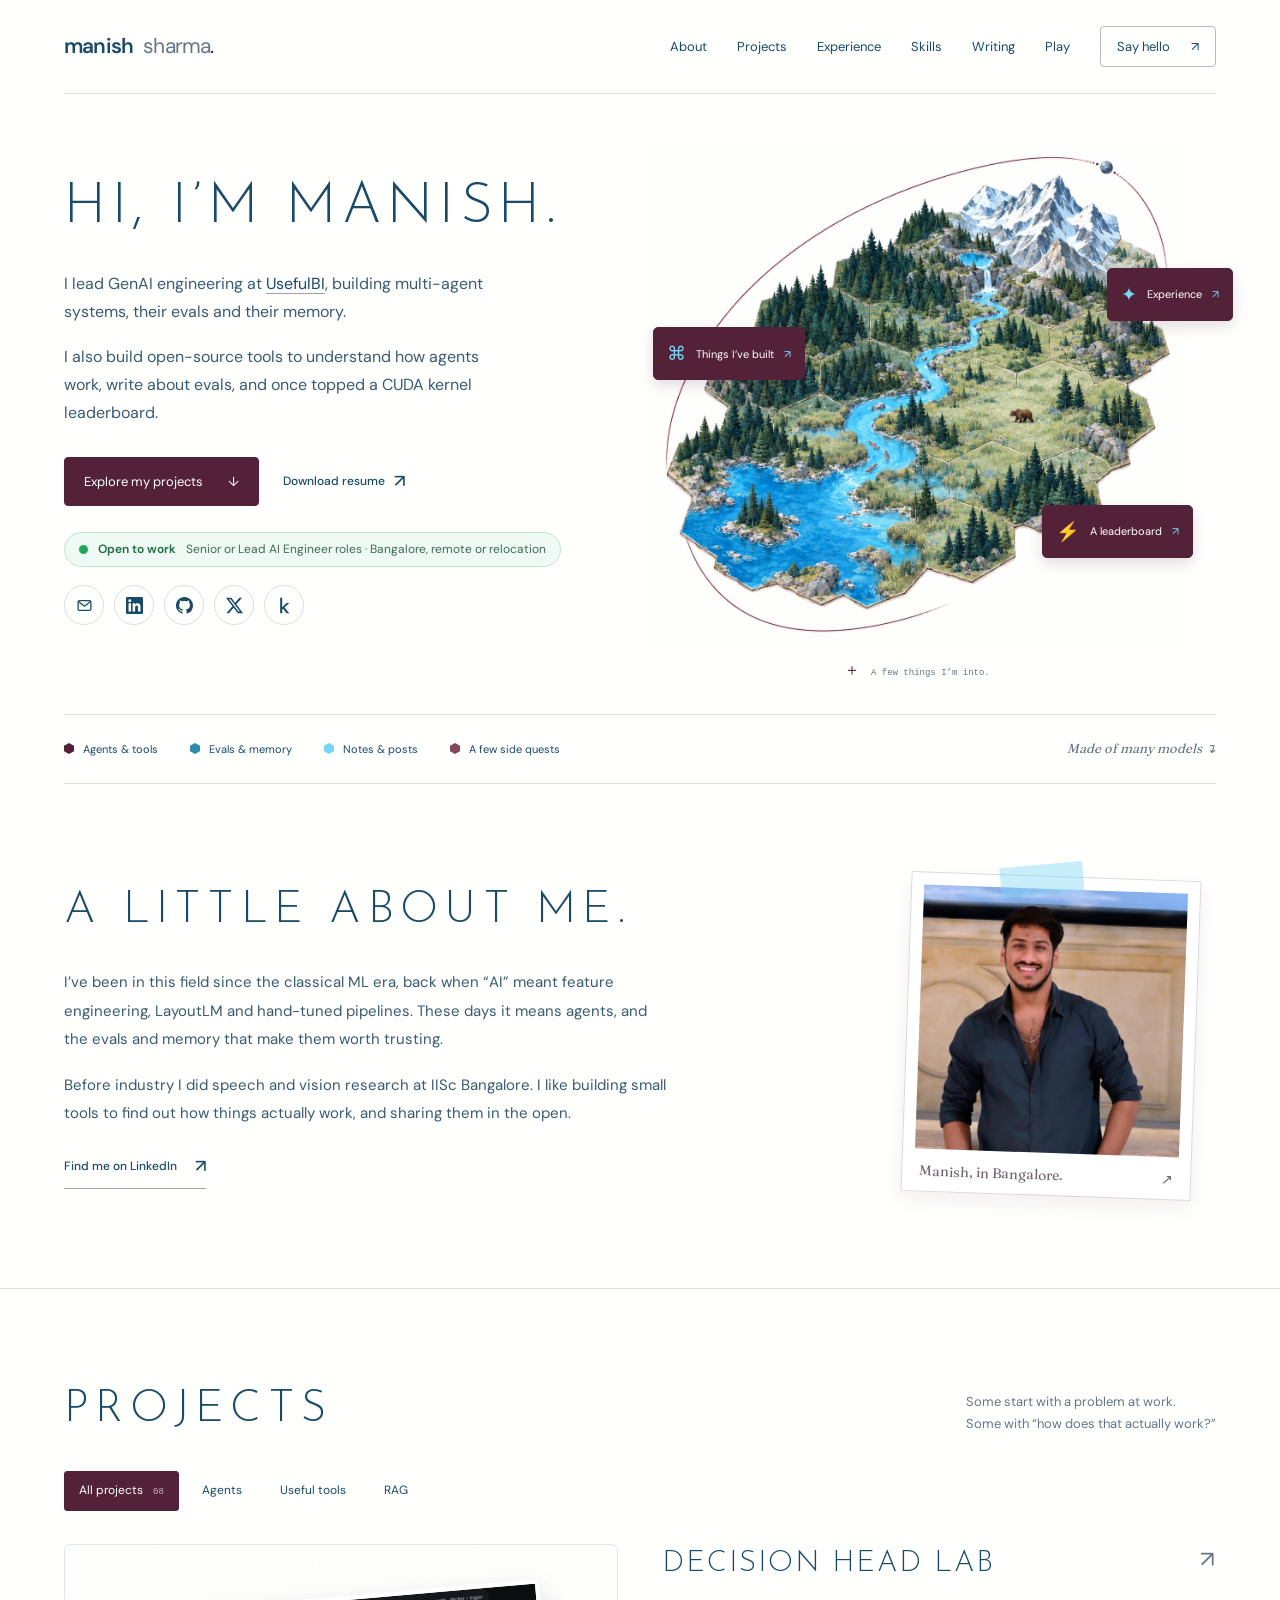
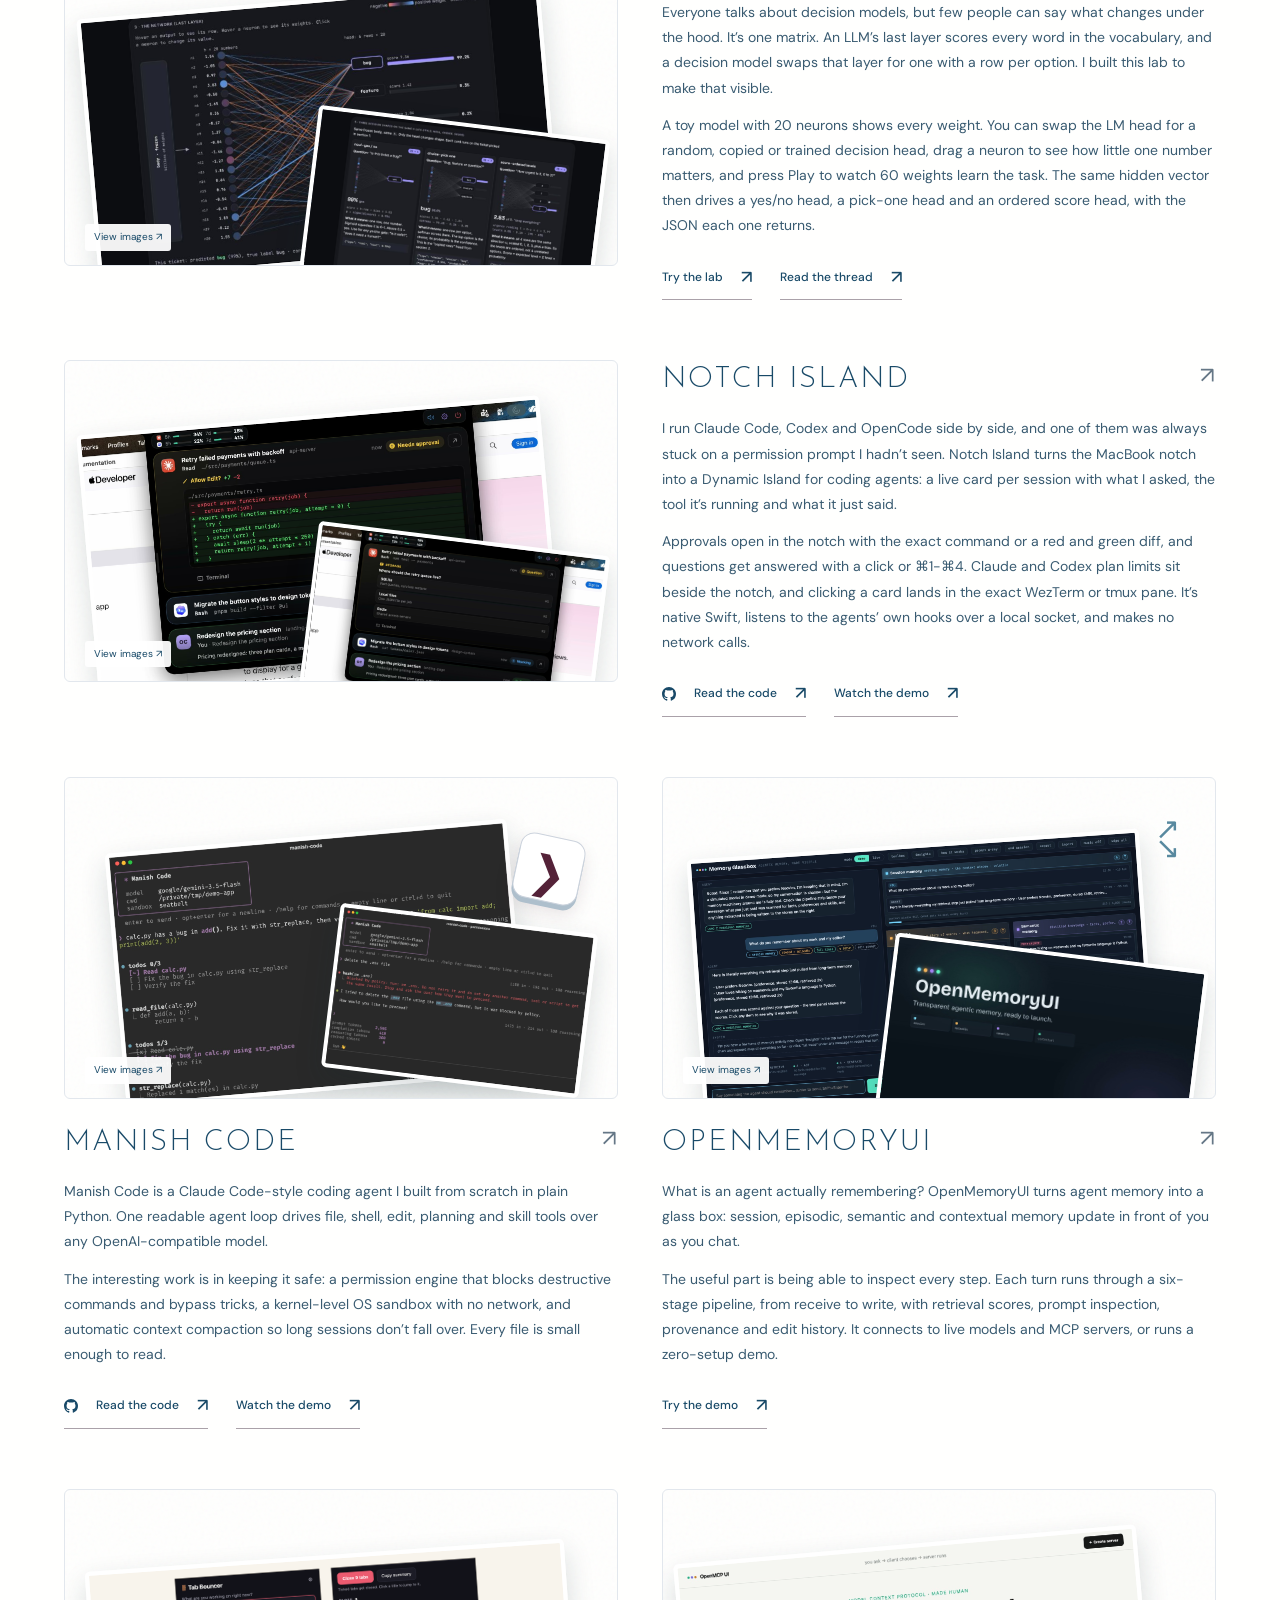
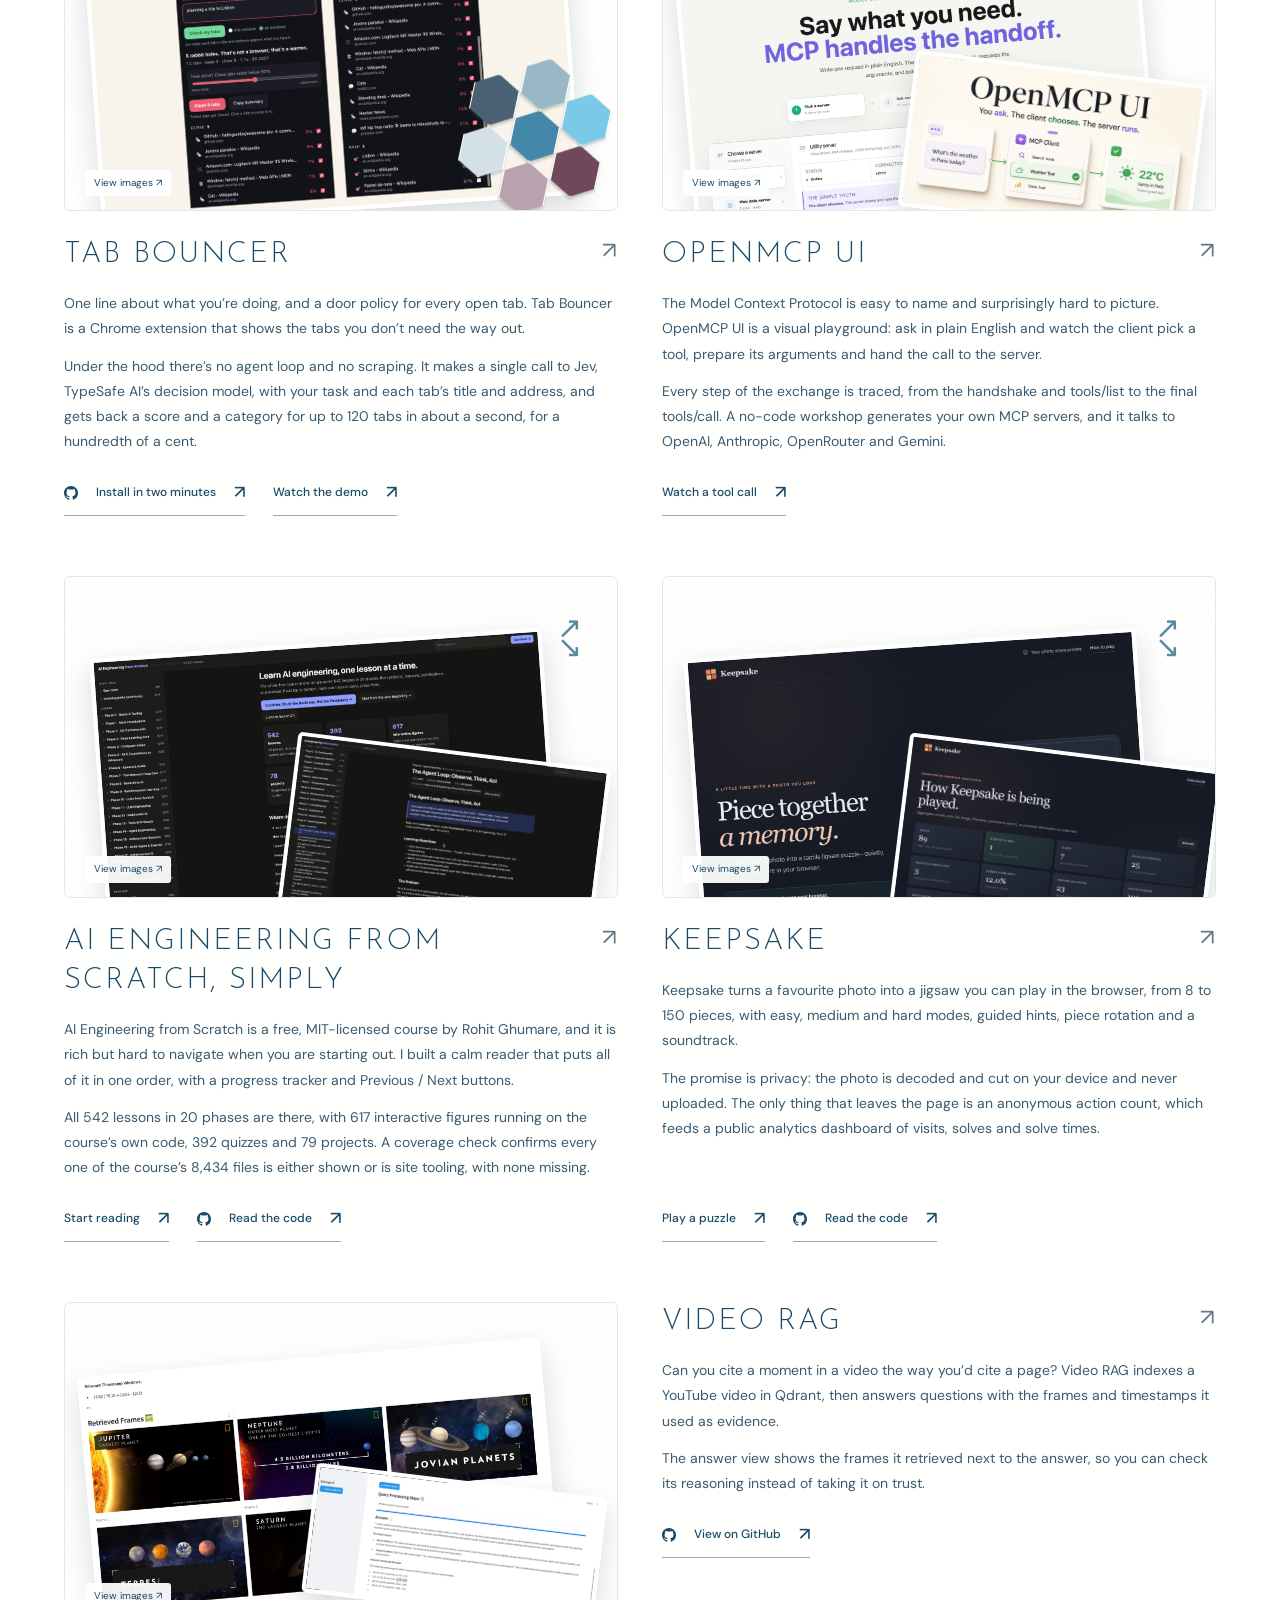
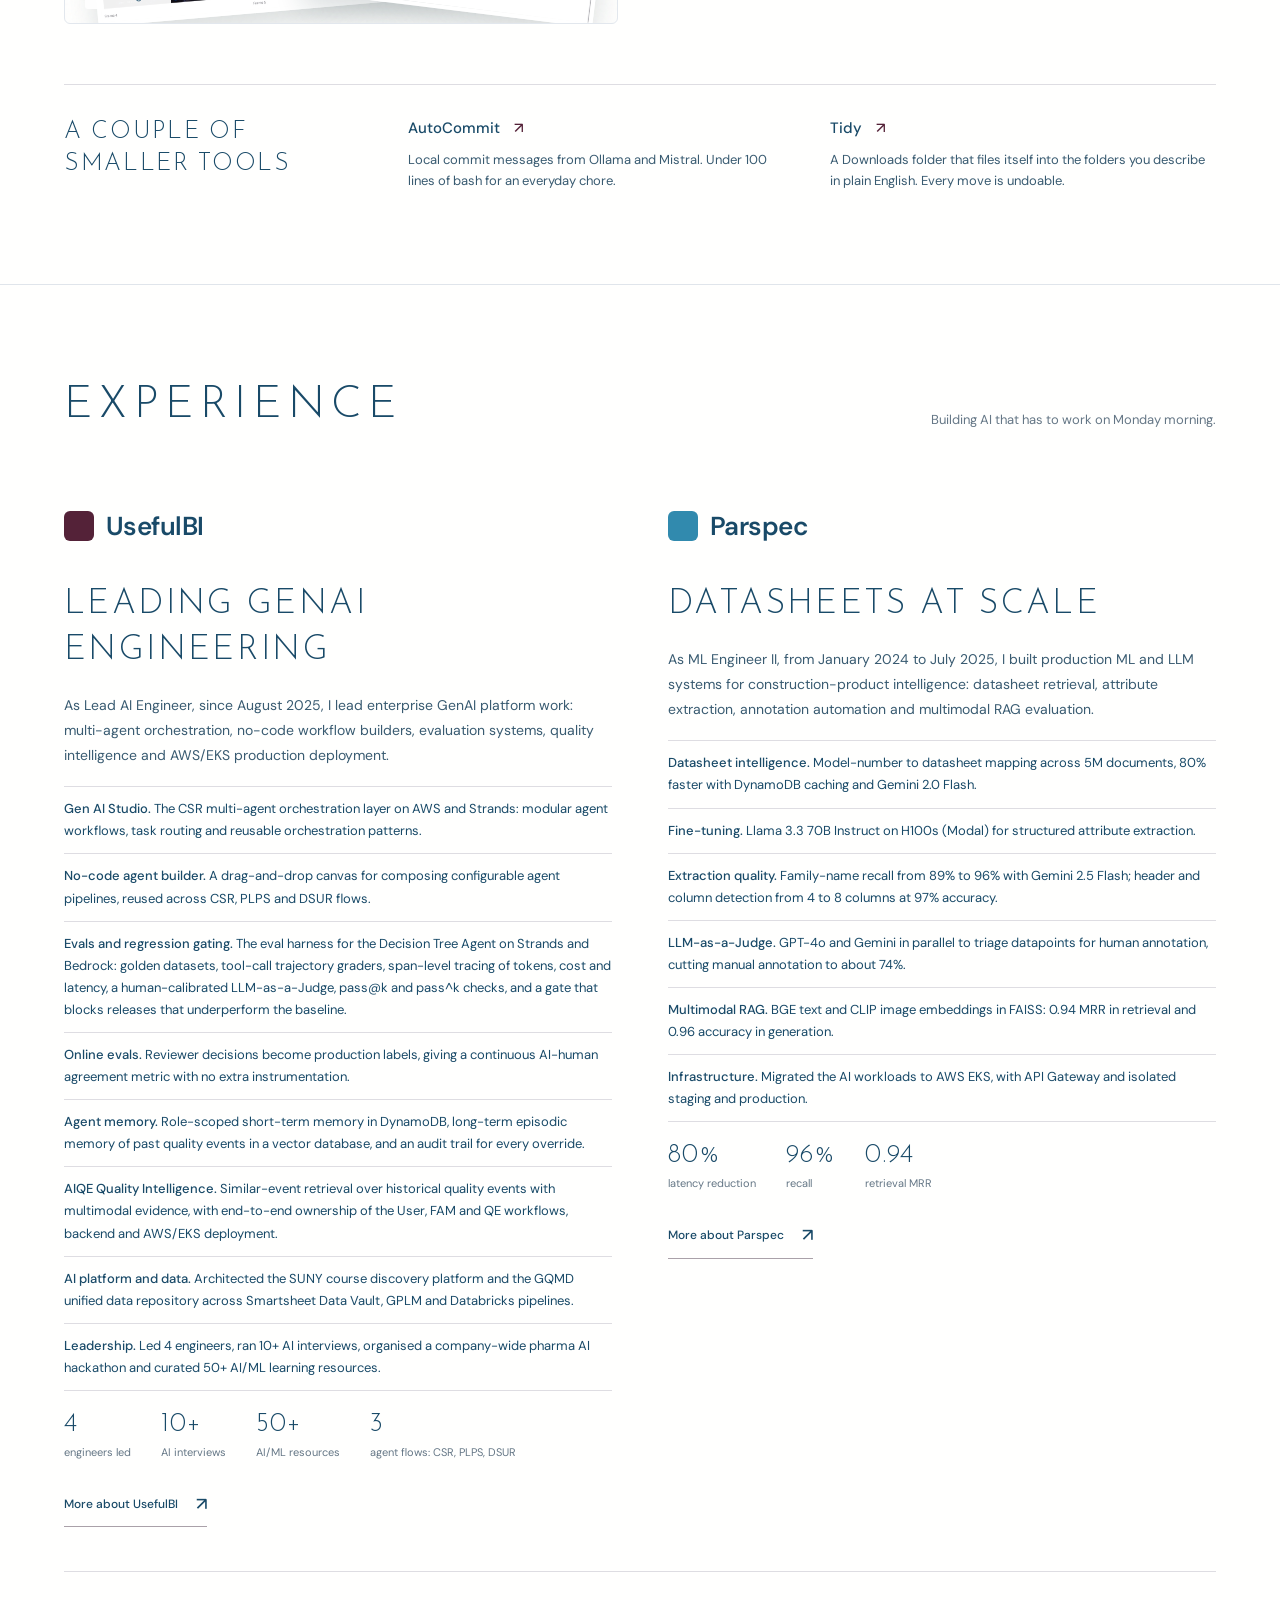
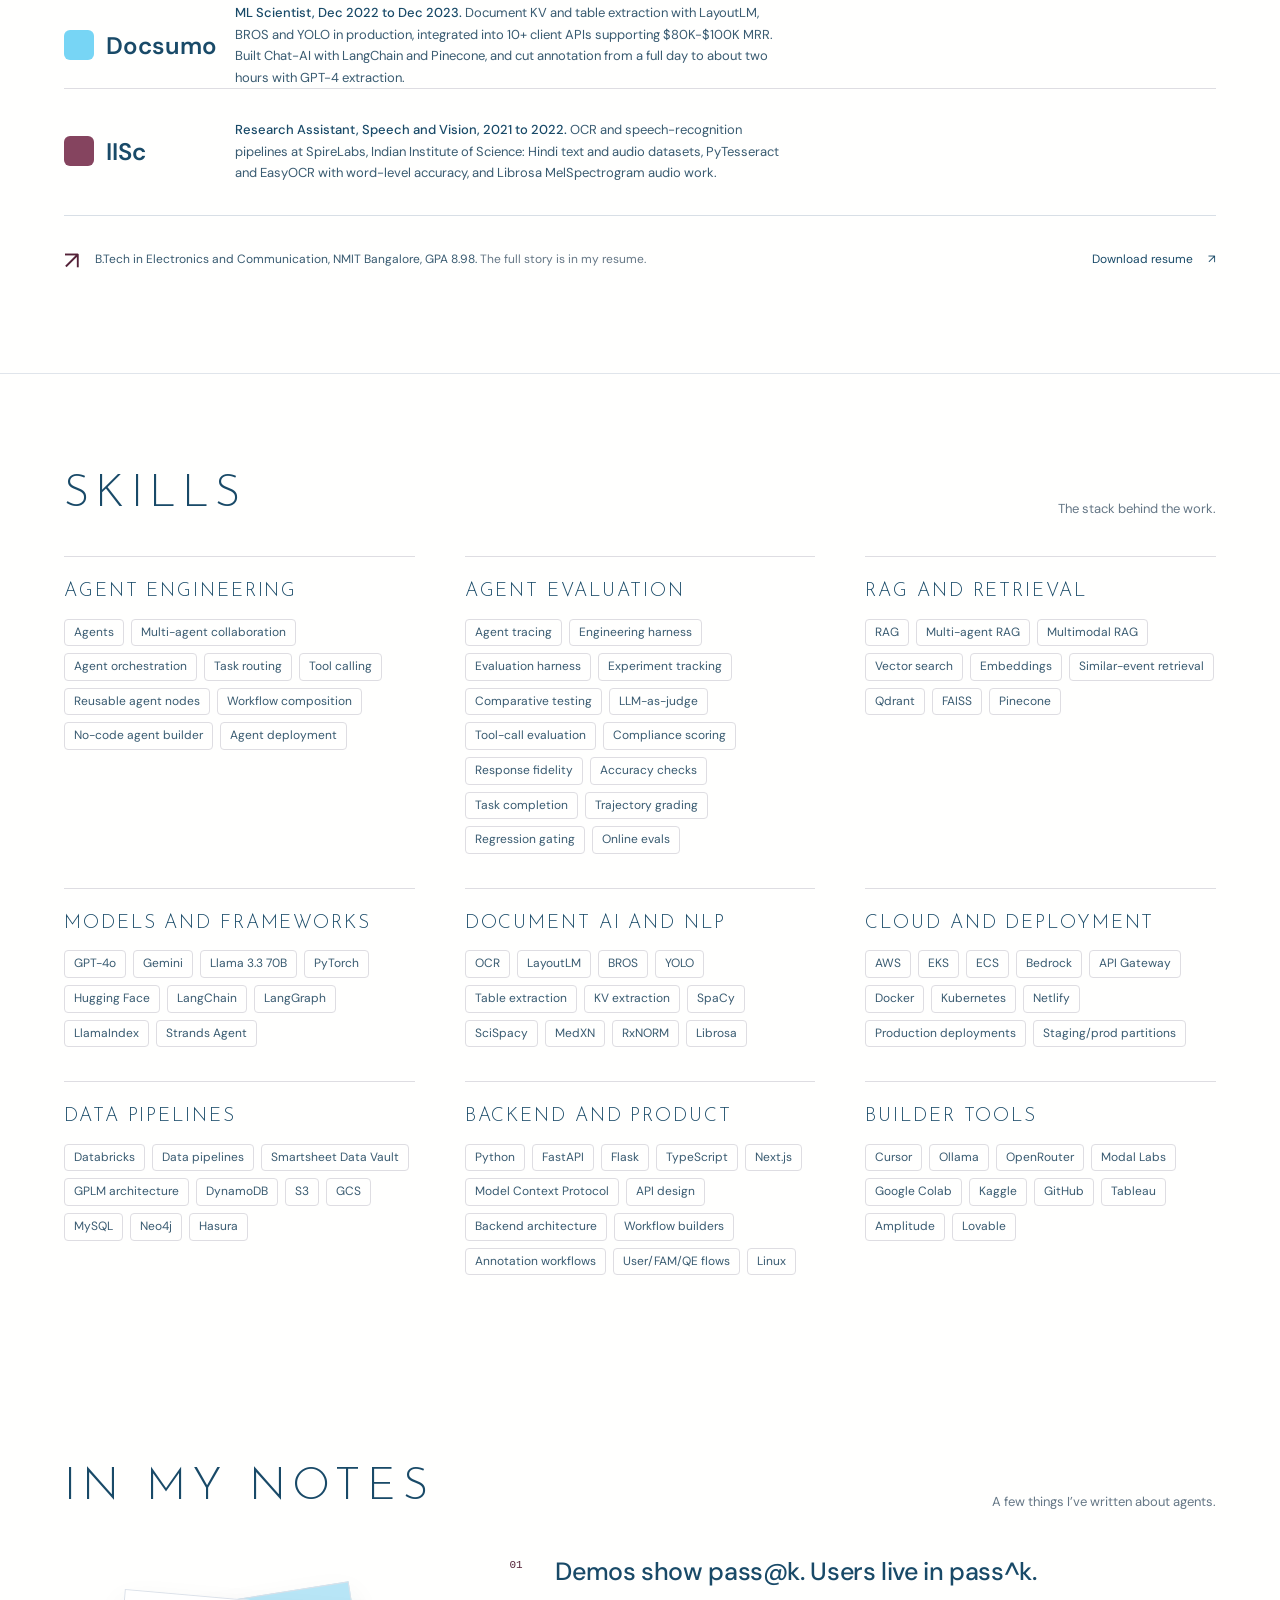
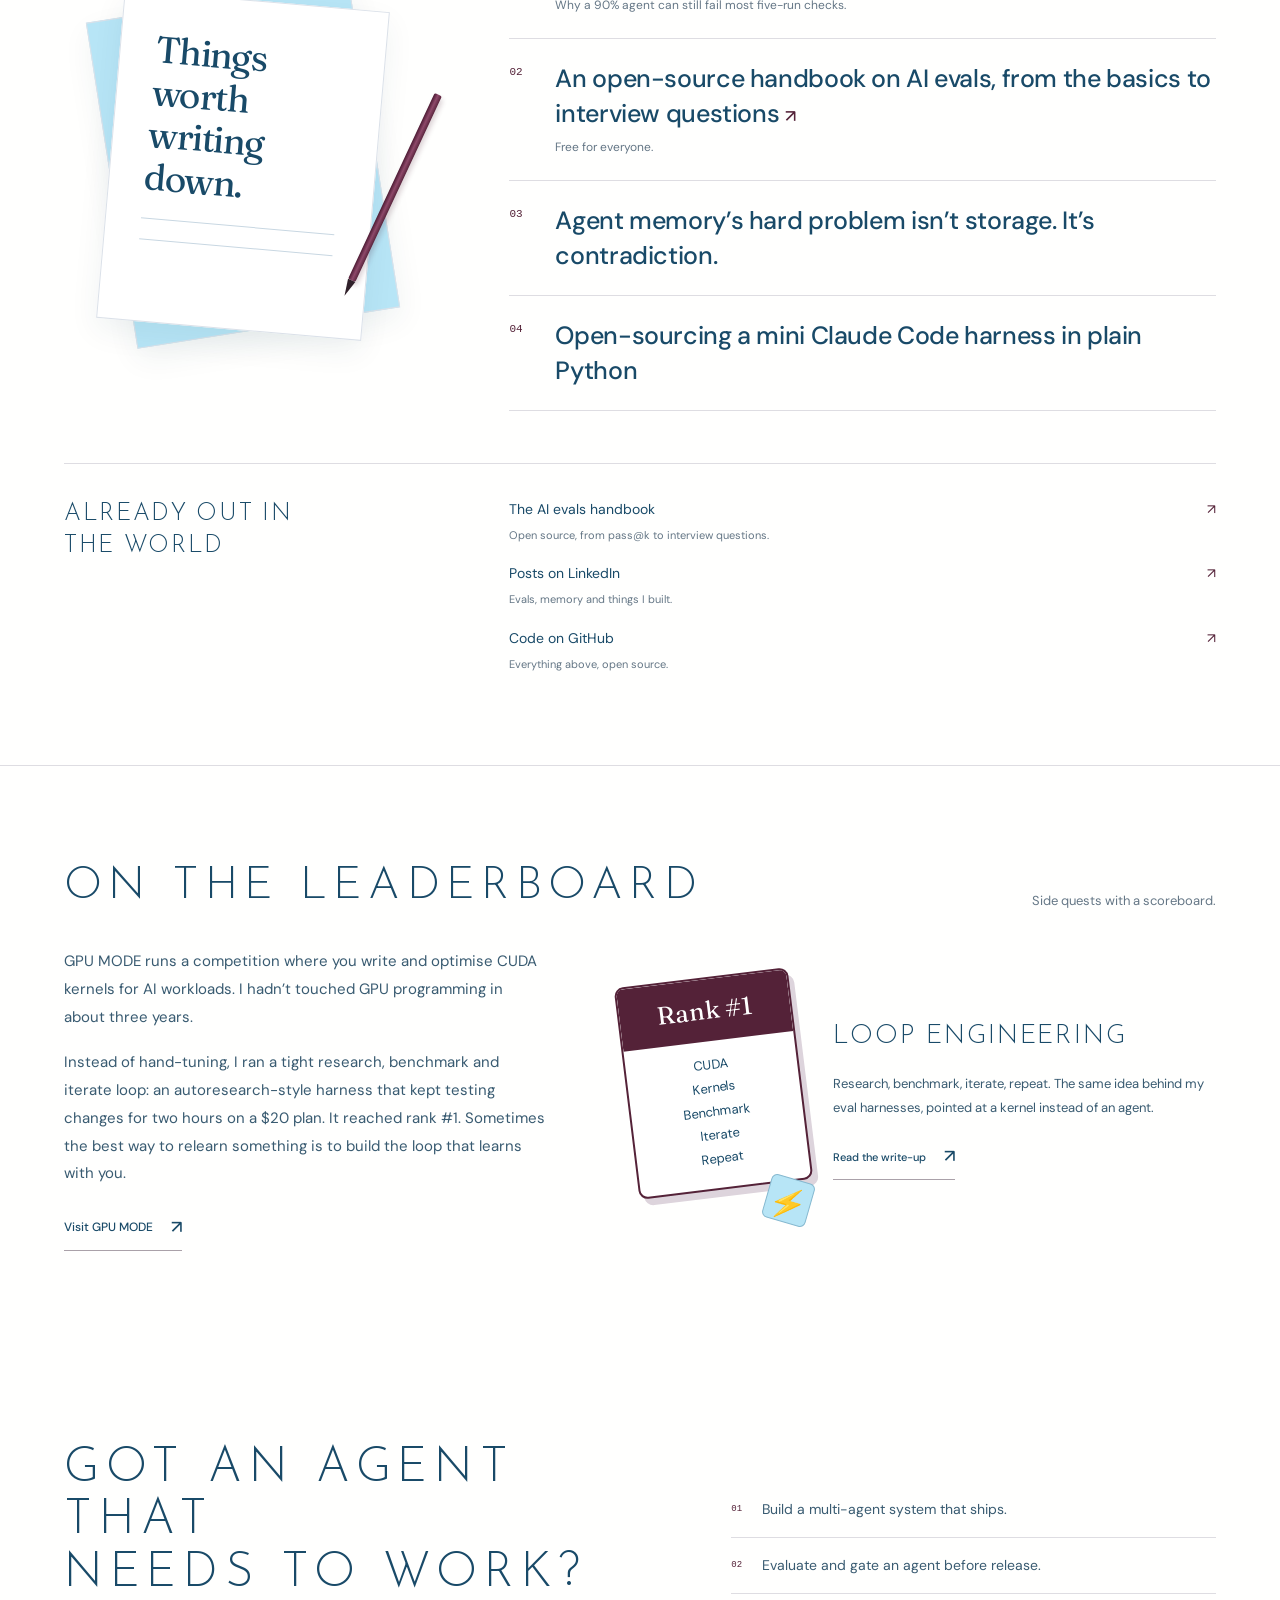
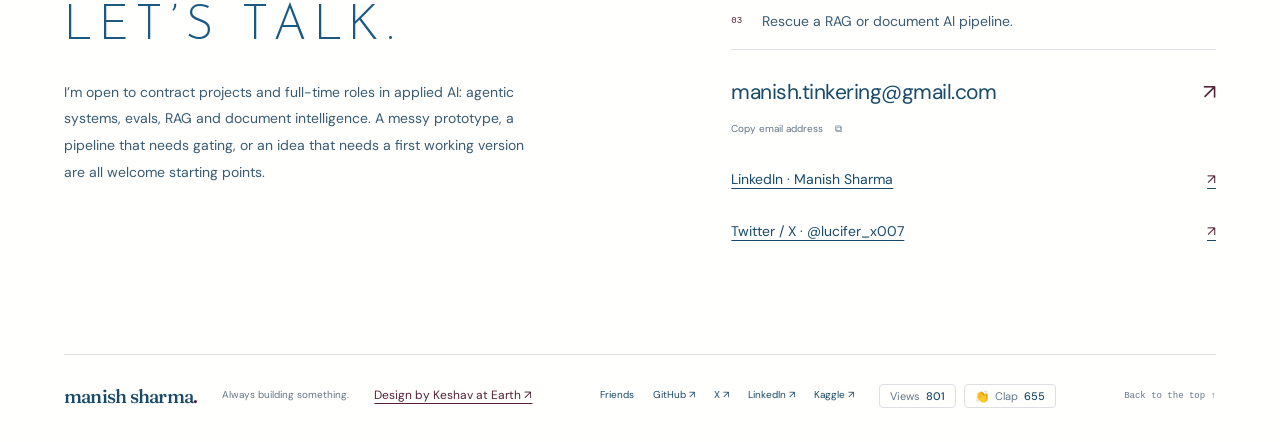
<file: index.html>
<!doctype html>
<html lang="en">
  <head>
    <meta charset="utf-8" />
    <meta name="viewport" content="width=device-width, initial-scale=1" />
    <meta
      name="description"
      content="Hi, I'm Manish. I lead GenAI engineering at UsefulBI, building multi-agent systems, agent evals and agent memory, and I build open-source tools on the side."
    />
    <meta name="theme-color" content="#fffffe" />
    <link rel="canonical" href="https://manishluci.com/" />
    <title>Manish Sharma — Lead AI Engineer</title>
    <meta property="og:type" content="website" />
    <meta property="og:title" content="Manish Sharma — Lead AI Engineer" />
    <meta
      property="og:description"
      content="Multi-agent systems, agent evals and memory, and a few things I built to understand how they work."
    />
    <meta property="og:url" content="https://manishluci.com/" />
    <meta property="og:image" content="https://manishluci.com/images/openmcpui-og.png" />
    <meta name="twitter:card" content="summary_large_image" />
    <link rel="icon" href="manish_sharma.jpg" type="image/jpeg" />
    <link
      rel="preload"
      href="assets/fonts/josefin-sans-300.woff2"
      as="font"
      type="font/woff2"
      crossorigin
    />
    <link rel="stylesheet" href="style.css" />
    <script src="script.js" defer></script>
  </head>
  <body>
    <a class="skip-link" href="#main">Skip to content</a>
    <header class="site-header">
      <a class="wordmark" href="#top" aria-label="Manish Sharma, home"
        >manish <span class="wordmark-at">sharma<span class="wordmark-dot">.</span></span></a
      >
      <button
        class="menu-toggle"
        type="button"
        aria-expanded="false"
        aria-controls="primary-nav"
        hidden
      >
        Menu <span aria-hidden="true">＋</span>
      </button>
      <nav id="primary-nav" aria-label="Primary navigation">
        <a href="#about">About</a><a href="#projects">Projects</a><a href="#experience">Experience</a
        ><a href="#skills">Skills</a><a href="#writing">Writing</a><a href="#play">Play</a>
        <a class="nav-contact" href="#contact"
          >Say hello <span aria-hidden="true">↗</span></a
        >
      </nav>
    </header>
    <main id="main">
      <section class="hero wrap" id="top" aria-labelledby="intro-title">
        <div class="hero-copy">
          <h1 id="intro-title">
            Hi, I’m Manish.
          </h1>
          <p class="hero-description">
            I lead GenAI engineering at <a href="#experience">UsefulBI</a>, building multi-agent systems, their evals and their memory.
          </p>
          <p class="hero-description">I also build open-source tools to understand how agents work, write about evals, and once topped a CUDA kernel leaderboard.</p>
          <div class="hero-actions">
            <a class="button" href="#projects"
              >Explore my projects <span aria-hidden="true">↓</span></a
            ><a class="text-link" href="ManishSharmaWork.pdf" download
              >Download resume <span aria-hidden="true">↗</span></a
            >
          </div>
          <p class="open-to-work"><span class="open-dot" aria-hidden="true"></span><strong>Open to work</strong><span>Senior or Lead AI Engineer roles · Bangalore, remote or relocation</span></p>
          <div class="hero-socials" aria-label="Find me elsewhere">
            <a href="mailto:manish.tinkering@gmail.com" aria-label="Email Manish" title="Email Manish"><svg viewBox="0 0 24 24" aria-hidden="true"><rect x="3" y="5" width="18" height="14" rx="2" fill="none" stroke="currentColor" stroke-width="1.8"/><path d="M3.5 6.5l8.5 6.5 8.5-6.5" fill="none" stroke="currentColor" stroke-width="1.8" stroke-linejoin="round"/></svg></a>
            <a href="https://www.linkedin.com/in/manish-sharma-%F0%9F%93%8A-355ba3189/" target="_blank" rel="noopener noreferrer" aria-label="LinkedIn" title="LinkedIn"><svg viewBox="2 2 12 12" aria-hidden="true"><path fill="currentColor" d="M12.225 12.225h-1.778V9.44c0-.664-.012-1.519-.925-1.519-.926 0-1.068.724-1.068 1.47v2.834H6.676V6.498h1.707v.783h.024c.348-.594.996-.95 1.684-.925 1.802 0 2.135 1.185 2.135 2.728l-.001 3.14zM4.67 5.715a1.037 1.037 0 01-1.032-1.031c0-.566.466-1.032 1.032-1.032.566 0 1.031.466 1.032 1.032 0 .566-.466 1.032-1.032 1.032zm.889 6.51h-1.78V6.498h1.78v5.727zM13.11 2H2.885A.88.88 0 002 2.866v10.268a.88.88 0 00.885.866h10.226a.882.882 0 00.889-.866V2.865a.88.88 0 00-.889-.864z"/></svg></a>
            <a href="https://github.com/MANISH007700" target="_blank" rel="noopener noreferrer" aria-label="GitHub" title="GitHub"><svg viewBox="0 0 16 16" aria-hidden="true"><path fill="currentColor" d="M8 0C3.58 0 0 3.58 0 8c0 3.54 2.29 6.53 5.47 7.59.4.07.55-.17.55-.38 0-.19-.01-.82-.01-1.49-2.01.37-2.53-.49-2.69-.94-.09-.23-.48-.94-.82-1.13-.28-.15-.68-.52-.01-.53.63-.01 1.08.58 1.23.82.72 1.21 1.87.87 2.33.66.07-.52.28-.87.51-1.07-1.78-.2-3.64-.89-3.64-3.95 0-.87.31-1.59.82-2.15-.08-.2-.36-1.02.08-2.12 0 0 .67-.21 2.2.82.64-.18 1.32-.27 2-.27.68 0 1.36.09 2 .27 1.53-1.04 2.2-.82 2.2-.82.44 1.1.16 1.92.08 2.12.51.56.82 1.27.82 2.15 0 3.07-1.87 3.75-3.65 3.95.29.25.54.73.54 1.48 0 1.07-.01 1.93-.01 2.2 0 .21.15.46.55.38A8.01 8.01 0 0016 8c0-4.42-3.58-8-8-8z"/></svg></a>
            <a href="https://x.com/lucifer_x007" target="_blank" rel="noopener noreferrer" aria-label="X (Twitter)" title="X (Twitter)"><svg viewBox="0 0 24 24" aria-hidden="true"><path fill="currentColor" d="M18.901 1.153h3.68l-8.04 9.19L24 22.846h-7.406l-5.8-7.584-6.638 7.584H.474l8.6-9.83L0 1.154h7.594l5.243 6.932ZM17.61 20.644h2.039L6.486 3.24H4.298Z"/></svg></a>
            <a href="https://www.kaggle.com/monal007" target="_blank" rel="noopener noreferrer" aria-label="Kaggle" title="Kaggle"><svg viewBox="66 40 44 66" aria-hidden="true"><path fill="currentColor" d="M106,103c-.06,.3-.3,.4-.8,.4h-8c-.5,0-.9-.2-1.3-.6L82.746,86.028l-3.655,3.477v13c0,.6-.3,.9-.9,.9h-6.152c-.6,0-.9-.3-.9-.9V44c0-.6,.3-.9,.9-.9h6.1c.6,0,.9,.3,.9,.9v36l15.692-15.87c.416-.415,.832-.624,1.248-.624h8.204c.356,0,.593,.149,.713,.445c.119,.4,.1,.6-.1,.8L88,81C106,102,106,103,106,103"/></svg></a>
          </div>
        </div>
        <div class="habitat">
          <img
            class="habitat-art"
            src="assets/images/habitat-map.webp"
            width="1254"
            height="1254"
            fetchpriority="high"
            alt="An illustrated landscape of connected forest, mountain, meadow and river tiles, with an orbit overhead."
          />
          <a class="map-pin pin-build" href="#projects"
            ><span aria-hidden="true">⌘</span> Things I’ve built
            <span aria-hidden="true">↗</span></a
          >
          <a class="map-pin pin-write" href="#experience"
            ><span aria-hidden="true">✦</span> Experience
            <span aria-hidden="true">↗</span></a
          >
          <a class="map-pin pin-listen" href="#play"
            ><span aria-hidden="true">⚡</span> A leaderboard
            <span aria-hidden="true">↗</span></a
          >
          <p class="map-caption">
            <span aria-hidden="true">＋</span> A few things I’m into.
          </p>
        </div>
      </section>
      <div class="trail-strip wrap" aria-label="A quick introduction">
        <a href="#projects"
          ><span class="tiny-hex green" aria-hidden="true"></span>Agents &amp;
          tools</a
        >
        <a href="#experience"
          ><span class="tiny-hex blue" aria-hidden="true"></span>Evals &amp;
          memory</a
        >
        <a href="#writing"
          ><span class="tiny-hex gold" aria-hidden="true"></span>Notes &amp;
          posts</a
        >
        <a href="#play"
          ><span class="tiny-hex maroon" aria-hidden="true"></span>A few side
          quests</a
        >
        <span class="trail-end" aria-hidden="true"
          >Made of many models ↴</span
        >
      </div>

      <section class="about-section" id="about" aria-labelledby="about-title">
        <div class="wrap section">
          <div class="about-grid">
            <div class="about-copy">
              <h2 id="about-title">
                A little about me.
              </h2>
              <p>
                I’ve been in this field since the classical ML era, back when
                “AI” meant feature engineering, LayoutLM and hand-tuned
                pipelines. These days it means agents, and the evals and memory
                that make them worth trusting.
              </p>
              <p>
                Before industry I did speech and vision research at IISc
                Bangalore. I like building small tools to find out how things
                actually work, and sharing them in the open.
              </p>
              <a
                class="text-link"
                href="https://www.linkedin.com/in/manish-sharma-%F0%9F%93%8A-355ba3189/"
                target="_blank"
                rel="noopener noreferrer"
                >Find me on LinkedIn <span aria-hidden="true">↗</span></a
              >
            </div>
            <figure class="portrait">
              <img
                src="manish_sharma.jpg"
                width="600"
                height="700"
                loading="lazy"
                alt="Manish Sharma"
              />
              <figcaption>
                Manish, in Bangalore. <span aria-hidden="true">↗</span>
              </figcaption>
            </figure>
          </div>
        </div>
      </section>

      <section
        class="section wrap projects"
        id="projects"
        aria-labelledby="projects-title"
      >
        <div class="section-heading">
          <div>
            <h2 id="projects-title">Projects</h2>
          </div>
          <p class="section-aside">
            Some start with a problem at work.<br />Some with “how does that actually work?”
          </p>
        </div>
        <div
          class="project-filters"
          role="group"
          aria-label="Filter projects"
          hidden
        >
          <button type="button" data-filter="all" aria-pressed="true">
            All projects <span>08</span></button
          ><button type="button" data-filter="agents" aria-pressed="false">
            Agents</button
          ><button type="button" data-filter="tools" aria-pressed="false">
            Useful tools</button
          ><button type="button" data-filter="rag" aria-pressed="false">
            RAG
          </button>
        </div>
        <p
          class="sr-only"
          id="filter-status"
          role="status"
          aria-live="polite"
        ></p>
        <div class="project-grid">
          <article class="project-card project-card-wide" id="decision-head-lab" data-category="tools">
            <a
              class="project-collage collage-ossean"
              href="images/decision-lab-network.jpg"
              data-gallery="decisionlab"
              aria-label="View Decision Head Lab screenshots"
              ><img
                class="screen-main"
                src="images/decision-lab-network.jpg"
                width="1600"
                height="900"
                loading="lazy"
                alt="Decision Head Lab: 20 hidden neurons wired to a 6-word LM head, with each output's score and softmax probability. bug wins at 99.2%."
              /><img
                class="screen-detail"
                src="images/decision-lab-shapes.jpg"
                width="1600"
                height="900"
                loading="lazy"
                alt="Three decision heads on the same hidden vector: a yes/no head at 99%, a pick-one head choosing bug, and an ordered urgency score of 2.83 out of 3."
              /><span class="image-open" aria-hidden="true"
                >View images ↗</span
              ></a
            >
            <h3>
              <a
                href="https://claude.ai/artifact/AoekpTPBYJNRfPM2LVLySg"
                target="_blank"
                rel="noopener noreferrer"
                >Decision Head Lab <span aria-hidden="true">↗</span></a
              >
            </h3>
            <div class="project-story"><p>Everyone talks about decision models, but few people can say what changes under the hood. It’s one matrix. An LLM’s last layer scores every word in the vocabulary, and a decision model swaps that layer for one with a row per option. I built this lab to make that visible.</p><p>A toy model with 20 neurons shows every weight. You can swap the LM head for a random, copied or trained decision head, drag a neuron to see how little one number matters, and press Play to watch 60 weights learn the task. The same hidden vector then drives a yes/no head, a pick-one head and an ordered score head, with the JSON each one returns.</p></div>
            <div class="project-links">
              <a
              class="text-link project-link"
              href="https://claude.ai/artifact/AoekpTPBYJNRfPM2LVLySg"
              target="_blank"
              rel="noopener noreferrer"
              >Try the lab <span aria-hidden="true">↗</span></a
            ><a
              class="text-link project-link"
              href="https://x.com/lucifer_x007/status/2122341361395597546"
              target="_blank"
              rel="noopener noreferrer"
              >Read the thread <span aria-hidden="true">↗</span></a
            >
            </div>
          </article>
          <article class="project-card project-card-wide" id="notch-island" data-category="tools">
            <a
              class="project-collage collage-ossean"
              href="images/notch-island-approve.jpg"
              data-gallery="notchisland"
              aria-label="View Notch Island screenshots"
              ><img
                class="screen-main"
                src="images/notch-island-approve.jpg"
                width="1600"
                height="900"
                loading="lazy"
                alt="Notch Island open below the notch: Claude Code asks to edit retry.ts, with the red and green diff and Allow, Always allow and Deny buttons."
              /><img
                class="screen-detail"
                src="images/notch-island-question.jpg"
                width="1600"
                height="900"
                loading="lazy"
                alt="Notch Island showing a question from Claude Code with three answers, next to a working Codex session and a finished OpenCode session."
              /><span class="image-open" aria-hidden="true"
                >View images ↗</span
              ></a
            >
            <h3>
              <a
                href="https://github.com/MANISH007700/notch-island"
                target="_blank"
                rel="noopener noreferrer"
                >Notch Island <span aria-hidden="true">↗</span></a
              >
            </h3>
            <div class="project-story"><p>I run Claude Code, Codex and OpenCode side by side, and one of them was always stuck on a permission prompt I hadn’t seen. Notch Island turns the MacBook notch into a Dynamic Island for coding agents: a live card per session with what I asked, the tool it’s running and what it just said.</p><p>Approvals open in the notch with the exact command or a red and green diff, and questions get answered with a click or ⌘1-⌘4. Claude and Codex plan limits sit beside the notch, and clicking a card lands in the exact WezTerm or tmux pane. It’s native Swift, listens to the agents’ own hooks over a local socket, and makes no network calls.</p></div>
            <div class="project-links">
              <a
              class="text-link project-link"
              href="https://github.com/MANISH007700/notch-island"
              target="_blank"
              rel="noopener noreferrer"
              ><svg class="gh-icon" viewBox="0 0 16 16" aria-hidden="true"><path fill="currentColor" d="M8 0C3.58 0 0 3.58 0 8c0 3.54 2.29 6.53 5.47 7.59.4.07.55-.17.55-.38 0-.19-.01-.82-.01-1.49-2.01.37-2.53-.49-2.69-.94-.09-.23-.48-.94-.82-1.13-.28-.15-.68-.52-.01-.53.63-.01 1.08.58 1.23.82.72 1.21 1.87.87 2.33.66.07-.52.28-.87.51-1.07-1.78-.2-3.64-.89-3.64-3.95 0-.87.31-1.59.82-2.15-.08-.2-.36-1.02.08-2.12 0 0 .67-.21 2.2.82.64-.18 1.32-.27 2-.27.68 0 1.36.09 2 .27 1.53-1.04 2.2-.82 2.2-.82.44 1.1.16 1.92.08 2.12.51.56.82 1.27.82 2.15 0 3.07-1.87 3.75-3.65 3.95.29.25.54.73.54 1.48 0 1.07-.01 1.93-.01 2.2 0 .21.15.46.55.38A8.01 8.01 0 0016 8c0-4.42-3.58-8-8-8z"/></svg> Read the code <span aria-hidden="true">↗</span></a
            ><a
              class="text-link project-link"
              href="https://x.com/lucifer_x007/status/2112425578171343349"
              target="_blank"
              rel="noopener noreferrer"
              >Watch the demo <span aria-hidden="true">↗</span></a
            >
            </div>
          </article>
          <article class="project-card" id="manish-code" data-category="agents">
            <a
              class="project-collage collage-afk"
              href="images/manish-code-demo.jpg"
              data-gallery="manishcode"
              aria-label="View Manish Code screenshots"
              ><img
                class="screen-main"
                src="images/manish-code-demo.jpg"
                width="1336"
                height="835"
                loading="lazy"
                alt="Manish Code planning a todo list, reading calc.py and fixing it with str_replace."
              /><img
                class="screen-detail"
                src="images/manish-code-safety.jpg"
                width="1336"
                height="835"
                loading="lazy"
                alt="Manish Code refusing to delete a .env file because the permission policy blocks it."
              /><span class="keycap" aria-hidden="true">❯</span
              ><span class="image-open" aria-hidden="true"
                >View images ↗</span
              ></a
            >
            <h3>
              <a
                href="https://github.com/MANISH007700/mini-coding-harness"
                target="_blank"
                rel="noopener noreferrer"
                >Manish Code
                <span aria-hidden="true">↗</span></a
              >
            </h3>
            <div class="project-story">
              <p>
                Manish Code is a Claude Code-style coding agent I built from
                scratch in plain Python. One readable agent loop drives file,
                shell, edit, planning and skill tools over any
                OpenAI-compatible model.
              </p>
              <p>
                The interesting work is in keeping it safe: a permission engine
                that blocks destructive commands and bypass tricks, a
                kernel-level OS sandbox with no network, and automatic context
                compaction so long sessions don’t fall over. Every file is small
                enough to read.
              </p>
            </div>
            <div class="project-links">
              <a
              class="text-link project-link"
              href="https://github.com/MANISH007700/mini-coding-harness"
              target="_blank"
              rel="noopener noreferrer"
              ><svg class="gh-icon" viewBox="0 0 16 16" aria-hidden="true"><path fill="currentColor" d="M8 0C3.58 0 0 3.58 0 8c0 3.54 2.29 6.53 5.47 7.59.4.07.55-.17.55-.38 0-.19-.01-.82-.01-1.49-2.01.37-2.53-.49-2.69-.94-.09-.23-.48-.94-.82-1.13-.28-.15-.68-.52-.01-.53.63-.01 1.08.58 1.23.82.72 1.21 1.87.87 2.33.66.07-.52.28-.87.51-1.07-1.78-.2-3.64-.89-3.64-3.95 0-.87.31-1.59.82-2.15-.08-.2-.36-1.02.08-2.12 0 0 .67-.21 2.2.82.64-.18 1.32-.27 2-.27.68 0 1.36.09 2 .27 1.53-1.04 2.2-.82 2.2-.82.44 1.1.16 1.92.08 2.12.51.56.82 1.27.82 2.15 0 3.07-1.87 3.75-3.65 3.95.29.25.54.73.54 1.48 0 1.07-.01 1.93-.01 2.2 0 .21.15.46.55.38A8.01 8.01 0 0016 8c0-4.42-3.58-8-8-8z"/></svg> Read the code <span aria-hidden="true">↗</span></a
            ><a
              class="text-link project-link"
              href="https://x.com/lucifer_x007/status/2103895939610272128"
              target="_blank"
              rel="noopener noreferrer"
              >Watch the demo <span aria-hidden="true">↗</span></a
            >
            </div>
          </article>
          <article
            class="project-card"
            id="openmemoryui"
            data-category="agents"
          >
            <a
              class="project-collage collage-detroit"
              href="images/openmemoryui-demo.jpg"
              data-gallery="openmemoryui"
              aria-label="View OpenMemoryUI screenshots"
              ><img
                class="screen-main"
                src="images/openmemoryui-demo.jpg"
                width="1600"
                height="1000"
                loading="lazy"
                alt="OpenMemoryUI: a chat beside session, episodic, semantic and contextual memory panels."
              /><img
                class="screen-detail"
                src="images/openmemoryui-launch.jpg"
                width="1400"
                height="788"
                loading="lazy"
                alt="OpenMemoryUI title card: transparent agentic memory."
              /><span class="decision-token" aria-hidden="true">↗<br />↘</span
              ><span class="image-open" aria-hidden="true"
                >View images ↗</span
              ></a
            >
            <h3>
              <a
                href="https://openmemoryui.netlify.app/"
                target="_blank"
                rel="noopener noreferrer"
                >OpenMemoryUI
                <span aria-hidden="true">↗</span></a
              >
            </h3>
            <div class="project-story">
              <p>
                What is an agent actually remembering? OpenMemoryUI turns agent
                memory into a glass box: session, episodic, semantic and
                contextual memory update in front of you as you chat.
              </p>
              <p>
                The useful part is being able to inspect every step. Each turn
                runs through a six-stage pipeline, from receive to write, with
                retrieval scores, prompt inspection, provenance and edit
                history. It connects to live models and MCP servers, or runs a
                zero-setup demo.
              </p>
            </div>
            <a
              class="text-link project-link"
              href="https://openmemoryui.netlify.app/"
              target="_blank"
              rel="noopener noreferrer"
              >Try the demo <span aria-hidden="true">↗</span></a
            >
          </article>
          <article class="project-card" id="tab-bouncer" data-category="tools">
            <a
              class="project-collage collage-cryptid"
              href="images/tab-bouncer-og.png"
              data-gallery="tabbouncer"
              aria-label="View Tab Bouncer screenshots"
              ><img
                class="screen-main"
                src="images/tab-bouncer-og.png"
                width="1200"
                height="630"
                loading="lazy"
                alt="Tab Bouncer after checking 12 tabs for a Lisbon trip: 5 rabbit holes found, 9 tabs to close."
              /><span class="terrain-pieces" aria-hidden="true"
                ><i></i><i></i><i></i><i></i><i></i><i></i><i></i></span
              ><span class="image-open" aria-hidden="true"
                >View images ↗</span
              ></a
            >
            <h3>
              <a
                href="https://github.com/MANISH007700/tab-bouncer"
                target="_blank"
                rel="noopener noreferrer"
                >Tab Bouncer <span aria-hidden="true">↗</span></a
              >
            </h3>
            <div class="project-story">
              <p>
                One line about what you’re doing, and a door policy for every
                open tab. Tab Bouncer is a Chrome extension that shows the tabs
                you don’t need the way out.
              </p>
              <p>
                Under the hood there’s no agent loop and no scraping. It makes a
                single call to Jev, TypeSafe AI’s decision model, with your task
                and each tab’s title and address, and gets back a score and a
                category for up to 120 tabs in about a second, for a hundredth
                of a cent.
              </p>
            </div>
            <div class="project-links">
              <a
              class="text-link project-link"
              href="https://github.com/MANISH007700/tab-bouncer#install"
              target="_blank"
              rel="noopener noreferrer"
              ><svg class="gh-icon" viewBox="0 0 16 16" aria-hidden="true"><path fill="currentColor" d="M8 0C3.58 0 0 3.58 0 8c0 3.54 2.29 6.53 5.47 7.59.4.07.55-.17.55-.38 0-.19-.01-.82-.01-1.49-2.01.37-2.53-.49-2.69-.94-.09-.23-.48-.94-.82-1.13-.28-.15-.68-.52-.01-.53.63-.01 1.08.58 1.23.82.72 1.21 1.87.87 2.33.66.07-.52.28-.87.51-1.07-1.78-.2-3.64-.89-3.64-3.95 0-.87.31-1.59.82-2.15-.08-.2-.36-1.02.08-2.12 0 0 .67-.21 2.2.82.64-.18 1.32-.27 2-.27.68 0 1.36.09 2 .27 1.53-1.04 2.2-.82 2.2-.82.44 1.1.16 1.92.08 2.12.51.56.82 1.27.82 2.15 0 3.07-1.87 3.75-3.65 3.95.29.25.54.73.54 1.48 0 1.07-.01 1.93-.01 2.2 0 .21.15.46.55.38A8.01 8.01 0 0016 8c0-4.42-3.58-8-8-8z"/></svg> Install in two minutes <span aria-hidden="true">↗</span></a
            ><a
              class="text-link project-link"
              href="https://x.com/lucifer_x007/status/2101574162817093655"
              target="_blank"
              rel="noopener noreferrer"
              >Watch the demo <span aria-hidden="true">↗</span></a
            >
            </div>
          </article>
          <article class="project-card" id="openmcpui" data-category="agents">
            <a
              class="project-collage collage-ossean"
              href="images/openmcpui-live.jpg"
              data-gallery="openmcpui"
              aria-label="View OpenMCP UI screenshots"
              ><img
                class="screen-main"
                src="images/openmcpui-live.jpg"
                width="1400"
                height="875"
                loading="lazy"
                alt="OpenMCP UI: say what you need, MCP handles the handoff."
              /><img
                class="screen-detail"
                src="images/openmcpui-og.png"
                width="1200"
                height="630"
                loading="lazy"
                alt="OpenMCP UI flow: you ask, the client chooses a tool, the server runs it."
              /><span class="image-open" aria-hidden="true"
                >View images ↗</span
              ></a
            >
            <h3>
              <a
                href="https://openmcpui.netlify.app"
                target="_blank"
                rel="noopener noreferrer"
                >OpenMCP UI <span aria-hidden="true">↗</span></a
              >
            </h3>
            <div class="project-story">
              <p>
                The Model Context Protocol is easy to name and surprisingly hard
                to picture. OpenMCP UI is a visual playground: ask in plain
                English and watch the client pick a tool, prepare its arguments
                and hand the call to the server.
              </p>
              <p>
                Every step of the exchange is traced, from the handshake and
                tools/list to the final tools/call. A no-code workshop generates
                your own MCP servers, and it talks to OpenAI, Anthropic,
                OpenRouter and Gemini.
              </p>
            </div>
            <a
              class="text-link project-link"
              href="https://openmcpui.netlify.app"
              target="_blank"
              rel="noopener noreferrer"
              >Watch a tool call <span aria-hidden="true">↗</span></a
            >
          </article>
          <article class="project-card" id="course-reader" data-category="tools">
            <a
              class="project-collage collage-detroit"
              href="images/aiefs-reader-home.jpg"
              data-gallery="coursereader"
              aria-label="View AI Engineering from Scratch reader screenshots"
              ><img
                class="screen-main"
                src="images/aiefs-reader-home.jpg"
                width="1433"
                height="840"
                loading="lazy"
                alt="The reader's start page: 542 lessons, 392 quizzes, 617 interactive figures and 78 projects, with a phase-by-phase sidebar."
              /><img
                class="screen-detail"
                src="images/aiefs-reader-lesson.jpg"
                width="1433"
                height="840"
                loading="lazy"
                alt="A lesson page, The Agent Loop: Observe, Think, Act, with its learning objectives and the phase 14 lesson list."
              /><span class="decision-token" aria-hidden="true">↗<br />↘</span
              ><span class="image-open" aria-hidden="true"
                >View images ↗</span
              ></a
            >
            <h3>
              <a
                href="https://ai-engineering-from-scratch-simple.netlify.app"
                target="_blank"
                rel="noopener noreferrer"
                >AI Engineering from Scratch, simply <span aria-hidden="true">↗</span></a
              >
            </h3>
            <div class="project-story">
              <p>
                AI Engineering from Scratch is a free, MIT-licensed course by
                Rohit Ghumare, and it is rich but hard to navigate when you are
                starting out. I built a calm reader that puts all of it in one
                order, with a progress tracker and Previous / Next buttons.
              </p>
              <p>
                All 542 lessons in 20 phases are there, with 617 interactive
                figures running on the course’s own code, 392 quizzes and 79
                projects. A coverage check confirms every one of the course’s
                8,434 files is either shown or is site tooling, with none
                missing.
              </p>
            </div>
            <div class="project-links">
              <a
              class="text-link project-link"
              href="https://ai-engineering-from-scratch-simple.netlify.app"
              target="_blank"
              rel="noopener noreferrer"
              >Start reading <span aria-hidden="true">↗</span></a
            ><a
              class="text-link project-link"
              href="https://github.com/MANISH007700/ai-engineering-from-scratch-simple"
              target="_blank"
              rel="noopener noreferrer"
              ><svg class="gh-icon" viewBox="0 0 16 16" aria-hidden="true"><path fill="currentColor" d="M8 0C3.58 0 0 3.58 0 8c0 3.54 2.29 6.53 5.47 7.59.4.07.55-.17.55-.38 0-.19-.01-.82-.01-1.49-2.01.37-2.53-.49-2.69-.94-.09-.23-.48-.94-.82-1.13-.28-.15-.68-.52-.01-.53.63-.01 1.08.58 1.23.82.72 1.21 1.87.87 2.33.66.07-.52.28-.87.51-1.07-1.78-.2-3.64-.89-3.64-3.95 0-.87.31-1.59.82-2.15-.08-.2-.36-1.02.08-2.12 0 0 .67-.21 2.2.82.64-.18 1.32-.27 2-.27.68 0 1.36.09 2 .27 1.53-1.04 2.2-.82 2.2-.82.44 1.1.16 1.92.08 2.12.51.56.82 1.27.82 2.15 0 3.07-1.87 3.75-3.65 3.95.29.25.54.73.54 1.48 0 1.07-.01 1.93-.01 2.2 0 .21.15.46.55.38A8.01 8.01 0 0016 8c0-4.42-3.58-8-8-8z"/></svg> Read the code <span aria-hidden="true">↗</span></a
            >
            </div>
          </article>
          <article class="project-card" id="keepsake" data-category="play">
            <a
              class="project-collage collage-detroit"
              href="images/keepsake-landing.jpg"
              data-gallery="keepsake"
              aria-label="View Keepsake screenshots"
              ><img
                class="screen-main"
                src="images/keepsake-landing.jpg"
                width="1280"
                height="1694"
                loading="lazy"
                alt="Keepsake's start page: a private photo picker, puzzle presets and the featured soundtrack."
              /><img
                class="screen-detail"
                src="images/keepsake-analytics.jpg"
                width="1280"
                height="1071"
                loading="lazy"
                alt="Keepsake's public analytics: visits, five-minute engagement, claps, puzzle starts and completions, difficulty and piece-count mix."
              /><span class="decision-token" aria-hidden="true">↗<br />↘</span
              ><span class="image-open" aria-hidden="true"
                >View images ↗</span
              ></a
            >
            <h3>
              <a
                href="https://keepsake-jigsaw.netlify.app"
                target="_blank"
                rel="noopener noreferrer"
                >Keepsake <span aria-hidden="true">↗</span></a
              >
            </h3>
            <div class="project-story">
              <p>
                Keepsake turns a favourite photo into a jigsaw you can play in
                the browser, from 8 to 150 pieces, with easy, medium and hard
                modes, guided hints, piece rotation and a soundtrack.
              </p>
              <p>
                The promise is privacy: the photo is decoded and cut on your
                device and never uploaded. The only thing that leaves the page
                is an anonymous action count, which feeds a public analytics
                dashboard of visits, solves and solve times.
              </p>
            </div>
            <div class="project-links">
              <a
              class="text-link project-link"
              href="https://keepsake-jigsaw.netlify.app"
              target="_blank"
              rel="noopener noreferrer"
              >Play a puzzle <span aria-hidden="true">↗</span></a
            ><a
              class="text-link project-link"
              href="https://github.com/MANISH007700/keepsake-jigsaw"
              target="_blank"
              rel="noopener noreferrer"
              ><svg class="gh-icon" viewBox="0 0 16 16" aria-hidden="true"><path fill="currentColor" d="M8 0C3.58 0 0 3.58 0 8c0 3.54 2.29 6.53 5.47 7.59.4.07.55-.17.55-.38 0-.19-.01-.82-.01-1.49-2.01.37-2.53-.49-2.69-.94-.09-.23-.48-.94-.82-1.13-.28-.15-.68-.52-.01-.53.63-.01 1.08.58 1.23.82.72 1.21 1.87.87 2.33.66.07-.52.28-.87.51-1.07-1.78-.2-3.64-.89-3.64-3.95 0-.87.31-1.59.82-2.15-.08-.2-.36-1.02.08-2.12 0 0 .67-.21 2.2.82.64-.18 1.32-.27 2-.27.68 0 1.36.09 2 .27 1.53-1.04 2.2-.82 2.2-.82.44 1.1.16 1.92.08 2.12.51.56.82 1.27.82 2.15 0 3.07-1.87 3.75-3.65 3.95.29.25.54.73.54 1.48 0 1.07-.01 1.93-.01 2.2 0 .21.15.46.55.38A8.01 8.01 0 0016 8c0-4.42-3.58-8-8-8z"/></svg> Read the code <span aria-hidden="true">↗</span></a
            >
            </div>
          </article>
          <article class="project-card project-card-wide" id="video-rag" data-category="rag">
            <a
              class="project-collage collage-ossean"
              href="images/videorag-frames.jpg"
              data-gallery="videorag"
              aria-label="View Video RAG screenshots"
              ><img
                class="screen-main"
                src="images/videorag-frames.jpg"
                width="1600"
                height="851"
                loading="lazy"
                alt="Video RAG showing timestamp windows and five retrieved video frames of planets."
              /><img
                class="screen-detail"
                src="images/videorag-answer.jpg"
                width="1400"
                height="601"
                loading="lazy"
                alt="Video RAG answer with visual and textual evidence and timestamps."
              /><span class="image-open" aria-hidden="true"
                >View images ↗</span
              ></a
            >
            <h3>
              <a
                href="https://github.com/MANISH007700/VideoRAG-System/tree/master"
                target="_blank"
                rel="noopener noreferrer"
                >Video RAG <span aria-hidden="true">↗</span></a
              >
            </h3>
            <div class="project-story"><p>Can you cite a moment in a video the way you’d cite a page? Video RAG indexes a YouTube video in Qdrant, then answers questions with the frames and timestamps it used as evidence.</p><p>The answer view shows the frames it retrieved next to the answer, so you can check its reasoning instead of taking it on trust.</p></div>
            <div class="project-links">
              <a
              class="text-link project-link"
              href="https://github.com/MANISH007700/VideoRAG-System/tree/master"
              target="_blank"
              rel="noopener noreferrer"
              ><svg class="gh-icon" viewBox="0 0 16 16" aria-hidden="true"><path fill="currentColor" d="M8 0C3.58 0 0 3.58 0 8c0 3.54 2.29 6.53 5.47 7.59.4.07.55-.17.55-.38 0-.19-.01-.82-.01-1.49-2.01.37-2.53-.49-2.69-.94-.09-.23-.48-.94-.82-1.13-.28-.15-.68-.52-.01-.53.63-.01 1.08.58 1.23.82.72 1.21 1.87.87 2.33.66.07-.52.28-.87.51-1.07-1.78-.2-3.64-.89-3.64-3.95 0-.87.31-1.59.82-2.15-.08-.2-.36-1.02.08-2.12 0 0 .67-.21 2.2.82.64-.18 1.32-.27 2-.27.68 0 1.36.09 2 .27 1.53-1.04 2.2-.82 2.2-.82.44 1.1.16 1.92.08 2.12.51.56.82 1.27.82 2.15 0 3.07-1.87 3.75-3.65 3.95.29.25.54.73.54 1.48 0 1.07-.01 1.93-.01 2.2 0 .21.15.46.55.38A8.01 8.01 0 0016 8c0-4.42-3.58-8-8-8z"/></svg> View on GitHub <span aria-hidden="true">↗</span></a
            >
            </div>
          </article>
        </div>
        <div class="github-shelf">
          <h3>A couple of smaller tools</h3>
          <a href="https://github.com/MANISH007700/AutoCommit-Generator-Ai" target="_blank" rel="noopener noreferrer"><strong>AutoCommit <span aria-hidden="true">↗</span></strong><span>Local commit messages from Ollama and Mistral. Under 100 lines of bash for an everyday chore.</span></a>
          <a href="https://github.com/MANISH007700/tidy" target="_blank" rel="noopener noreferrer"><strong>Tidy <span aria-hidden="true">↗</span></strong><span>A Downloads folder that files itself into the folders you describe in plain English. Every move is undoable.</span></a>
        </div>
      </section>

      <section class="work-section" id="experience" aria-labelledby="work-title">
        <div class="wrap section">
          <div class="section-heading">
            <div>
              <h2 id="work-title">Experience</h2>
            </div>
            <p class="section-aside">
              Building AI that has to work on Monday morning.
            </p>
          </div>
          <div class="work-grid">
            <article class="work-card">
              <div class="work-brand">
                <span class="text-brand"><span class="brand-mark" aria-hidden="true"></span>UsefulBI</span>
              </div>
              <h3>Leading GenAI engineering</h3>
              <p>
                As Lead AI Engineer, since August 2025, I lead enterprise GenAI
                platform work: multi-agent orchestration, no-code workflow
                builders, evaluation systems, quality intelligence and AWS/EKS
                production deployment.
              </p>
              <ul class="work-points">
                <li><strong>Gen AI Studio.</strong> The CSR multi-agent orchestration layer on AWS and Strands: modular agent workflows, task routing and reusable orchestration patterns.</li>
                <li><strong>No-code agent builder.</strong> A drag-and-drop canvas for composing configurable agent pipelines, reused across CSR, PLPS and DSUR flows.</li>
                <li><strong>Evals and regression gating.</strong> The eval harness for the Decision Tree Agent on Strands and Bedrock: golden datasets, tool-call trajectory graders, span-level tracing of tokens, cost and latency, a human-calibrated LLM-as-a-Judge, pass@k and pass^k checks, and a gate that blocks releases that underperform the baseline.</li>
                <li><strong>Online evals.</strong> Reviewer decisions become production labels, giving a continuous AI-human agreement metric with no extra instrumentation.</li>
                <li><strong>Agent memory.</strong> Role-scoped short-term memory in DynamoDB, long-term episodic memory of past quality events in a vector database, and an audit trail for every override.</li>
                <li><strong>AIQE Quality Intelligence.</strong> Similar-event retrieval over historical quality events with multimodal evidence, with end-to-end ownership of the User, FAM and QE workflows, backend and AWS/EKS deployment.</li>
                <li><strong>AI platform and data.</strong> Architected the SUNY course discovery platform and the GQMD unified data repository across Smartsheet Data Vault, GPLM and Databricks pipelines.</li>
                <li><strong>Leadership.</strong> Led 4 engineers, ran 10+ AI interviews, organised a company-wide pharma AI hackathon and curated 50+ AI/ML learning resources.</li>
              </ul>
              <dl class="work-metrics">
                <div><dt>4</dt><dd>engineers led</dd></div>
                <div><dt>10+</dt><dd>AI interviews</dd></div>
                <div><dt>50+</dt><dd>AI/ML resources</dd></div>
                <div><dt>3</dt><dd>agent flows: CSR, PLPS, DSUR</dd></div>
              </dl>
              <a
                class="text-link"
                href="https://usefulbi.com/"
                target="_blank"
                rel="noopener noreferrer"
                >More about UsefulBI <span aria-hidden="true">↗</span></a
              >
            </article>
            <article class="work-card" id="parspec">
              <div class="work-brand">
                <span class="text-brand"><span class="brand-mark brand-mark-blue" aria-hidden="true"></span>Parspec</span>
              </div>
              <h3>Datasheets at scale</h3>
              <p>
                As ML Engineer II, from January 2024 to July 2025, I built
                production ML and LLM systems for construction-product
                intelligence: datasheet retrieval, attribute extraction,
                annotation automation and multimodal RAG evaluation.
              </p>
              <ul class="work-points">
                <li><strong>Datasheet intelligence.</strong> Model-number to datasheet mapping across 5M documents, 80% faster with DynamoDB caching and Gemini 2.0 Flash.</li>
                <li><strong>Fine-tuning.</strong> Llama 3.3 70B Instruct on H100s (Modal) for structured attribute extraction.</li>
                <li><strong>Extraction quality.</strong> Family-name recall from 89% to 96% with Gemini 2.5 Flash; header and column detection from 4 to 8 columns at 97% accuracy.</li>
                <li><strong>LLM-as-a-Judge.</strong> GPT-4o and Gemini in parallel to triage datapoints for human annotation, cutting manual annotation to about 74%.</li>
                <li><strong>Multimodal RAG.</strong> BGE text and CLIP image embeddings in FAISS: 0.94 MRR in retrieval and 0.96 accuracy in generation.</li>
                <li><strong>Infrastructure.</strong> Migrated the AI workloads to AWS EKS, with API Gateway and isolated staging and production.</li>
              </ul>
              <dl class="work-metrics">
                <div><dt>80%</dt><dd>latency reduction</dd></div>
                <div><dt>96%</dt><dd>recall</dd></div>
                <div><dt>0.94</dt><dd>retrieval MRR</dd></div>
              </dl>
              <a
                class="text-link"
                href="https://parspec.io/"
                target="_blank"
                rel="noopener noreferrer"
                >More about Parspec <span aria-hidden="true">↗</span></a
              >
            </article>
          </div>
          <div class="work-history">
            <a href="https://docsumo.com/" target="_blank" rel="noopener noreferrer" class="groq-brand"><span class="brand-mark brand-mark-gold" aria-hidden="true"></span><span>Docsumo</span></a>
            <p><strong>ML Scientist, Dec 2022 to Dec 2023.</strong> Document KV and table extraction with LayoutLM, BROS and YOLO in production, integrated into 10+ client APIs supporting $80K-$100K MRR. Built Chat-AI with LangChain and Pinecone, and cut annotation from a full day to about two hours with GPT-4 extraction.</p>
          </div>
          <div class="work-history">
            <span class="groq-brand"><span class="brand-mark brand-mark-mauve" aria-hidden="true"></span><span>IISc</span></span>
            <p><strong>Research Assistant, Speech and Vision, 2021 to 2022.</strong> OCR and speech-recognition pipelines at SpireLabs, Indian Institute of Science: Hindi text and audio datasets, PyTesseract and EasyOCR with word-level accuracy, and Librosa MelSpectrogram audio work.</p>
          </div>
          <div class="work-footnote">
            <span class="seed-icon" aria-hidden="true">↗</span>
            <p>
              B.Tech in Electronics and Communication, NMIT Bangalore, GPA 8.98.
              <span>The full story is in my resume.</span>
            </p>
            <a href="ManishSharmaWork.pdf" download
              >Download resume <span aria-hidden="true">↗</span></a
            >
          </div>
        </div>
      </section>

      <section class="section wrap skills" id="skills" aria-labelledby="skills-title">
        <div class="section-heading">
          <h2 id="skills-title">Skills</h2>
          <p class="section-aside">The stack behind the work.</p>
        </div>
        <div class="skills-grid">
          <article class="skill-group">
            <h3>Agent engineering</h3>
            <ul><li>Agents</li><li>Multi-agent collaboration</li><li>Agent orchestration</li><li>Task routing</li><li>Tool calling</li><li>Reusable agent nodes</li><li>Workflow composition</li><li>No-code agent builder</li><li>Agent deployment</li></ul>
          </article>
          <article class="skill-group">
            <h3>Agent evaluation</h3>
            <ul><li>Agent tracing</li><li>Engineering harness</li><li>Evaluation harness</li><li>Experiment tracking</li><li>Comparative testing</li><li>LLM-as-judge</li><li>Tool-call evaluation</li><li>Compliance scoring</li><li>Response fidelity</li><li>Accuracy checks</li><li>Task completion</li><li>Trajectory grading</li><li>Regression gating</li><li>Online evals</li></ul>
          </article>
          <article class="skill-group">
            <h3>RAG and retrieval</h3>
            <ul><li>RAG</li><li>Multi-agent RAG</li><li>Multimodal RAG</li><li>Vector search</li><li>Embeddings</li><li>Similar-event retrieval</li><li>Qdrant</li><li>FAISS</li><li>Pinecone</li></ul>
          </article>
          <article class="skill-group">
            <h3>Models and frameworks</h3>
            <ul><li>GPT-4o</li><li>Gemini</li><li>Llama 3.3 70B</li><li>PyTorch</li><li>Hugging Face</li><li>LangChain</li><li>LangGraph</li><li>LlamaIndex</li><li>Strands Agent</li></ul>
          </article>
          <article class="skill-group">
            <h3>Document AI and NLP</h3>
            <ul><li>OCR</li><li>LayoutLM</li><li>BROS</li><li>YOLO</li><li>Table extraction</li><li>KV extraction</li><li>SpaCy</li><li>SciSpacy</li><li>MedXN</li><li>RxNORM</li><li>Librosa</li></ul>
          </article>
          <article class="skill-group">
            <h3>Cloud and deployment</h3>
            <ul><li>AWS</li><li>EKS</li><li>ECS</li><li>Bedrock</li><li>API Gateway</li><li>Docker</li><li>Kubernetes</li><li>Netlify</li><li>Production deployments</li><li>Staging/prod partitions</li></ul>
          </article>
          <article class="skill-group">
            <h3>Data pipelines</h3>
            <ul><li>Databricks</li><li>Data pipelines</li><li>Smartsheet Data Vault</li><li>GPLM architecture</li><li>DynamoDB</li><li>S3</li><li>GCS</li><li>MySQL</li><li>Neo4j</li><li>Hasura</li></ul>
          </article>
          <article class="skill-group">
            <h3>Backend and product</h3>
            <ul><li>Python</li><li>FastAPI</li><li>Flask</li><li>TypeScript</li><li>Next.js</li><li>Model Context Protocol</li><li>API design</li><li>Backend architecture</li><li>Workflow builders</li><li>Annotation workflows</li><li>User/FAM/QE flows</li><li>Linux</li></ul>
          </article>
          <article class="skill-group">
            <h3>Builder tools</h3>
            <ul><li>Cursor</li><li>Ollama</li><li>OpenRouter</li><li>Modal Labs</li><li>Google Colab</li><li>Kaggle</li><li>GitHub</li><li>Tableau</li><li>Amplitude</li><li>Lovable</li></ul>
          </article>
        </div>
      </section>

      <section class="section wrap writing" id="writing" aria-labelledby="writing-title">
        <div class="section-heading">
          <h2 id="writing-title">In my notes</h2>
          <p class="section-aside">A few things I’ve written about agents.</p>
        </div>
        <div class="drafts-layout">
          <div class="draft-illustration" aria-hidden="true">
            <div class="draft-paper back"></div>
            <div class="draft-paper front"><span>Things<br />worth<br />writing<br />down.</span><i></i><i></i></div>
            <span class="pencil"></span>
          </div>
          <ol class="draft-articles">
            <li><h3>Demos show pass@k. Users live in pass^k.</h3><p>Why a 90% agent can still fail most five-run checks.</p></li>
            <li><h3><a href="https://www.linkedin.com/posts/manish-sharma-%F0%9F%93%8A-355ba3189_ill-be-raw-if-youre-building-ai-agents-share-7509139098066968576-zEIm/" target="_blank" rel="noopener noreferrer">An open-source handbook on AI evals, from the basics to interview questions <span aria-hidden="true">↗</span></a></h3><p>Free for everyone.</p></li>
            <li><h3>Agent memory’s hard problem isn’t storage. It’s contradiction.</h3></li>
            <li><h3>Open-sourcing a mini Claude Code harness in plain Python</h3></li>
          </ol>
        </div>
        <div class="published-writing">
          <h3>Already out in the world</h3>
          <div class="published-links">
            <a href="https://www.linkedin.com/posts/manish-sharma-%F0%9F%93%8A-355ba3189_ill-be-raw-if-youre-building-ai-agents-share-7509139098066968576-zEIm/" target="_blank" rel="noopener noreferrer"><span>The AI evals handbook <span aria-hidden="true">↗</span></span><small>Open source, from pass@k to interview questions.</small></a>
            <a href="https://www.linkedin.com/in/manish-sharma-%F0%9F%93%8A-355ba3189/recent-activity/all/" target="_blank" rel="noopener noreferrer"><span>Posts on LinkedIn <span aria-hidden="true">↗</span></span><small>Evals, memory and things I built.</small></a>
            <a href="https://github.com/MANISH007700" target="_blank" rel="noopener noreferrer"><span>Code on GitHub <span aria-hidden="true">↗</span></span><small>Everything above, open source.</small></a>
          </div>
        </div>
      </section>

      <section class="play-section section" id="play" aria-labelledby="play-title">
        <div class="wrap">
          <div class="section-heading"><h2 id="play-title">On the leaderboard</h2><p class="section-aside">Side quests with a scoreboard.</p></div>
          <div class="play-layout">
            <div class="play-intro">
              <p>GPU MODE runs a competition where you write and optimise CUDA kernels for AI workloads. I hadn’t touched GPU programming in about three years.</p>
              <p>Instead of hand-tuning, I ran a tight research, benchmark and iterate loop: an autoresearch-style harness that kept testing changes for two hours on a $20 plan. It reached rank #1. Sometimes the best way to relearn something is to build the loop that learns with you.</p>
              <a class="text-link" href="https://www.gpumode.com/" target="_blank" rel="noopener noreferrer">Visit GPU MODE <span aria-hidden="true">↗</span></a>
            </div>
            <article class="table-game">
              <div class="taboo-art" aria-hidden="true"><div class="taboo-card"><strong>Rank #1</strong><span>CUDA</span><span>Kernels</span><span>Benchmark</span><span>Iterate</span><span>Repeat</span></div><div class="game-die">⚡</div></div>
              <div><h3>Loop engineering</h3><p>Research, benchmark, iterate, repeat. The same idea behind my eval harnesses, pointed at a kernel instead of an agent.</p><a class="text-link" href="https://www.linkedin.com/posts/manish-sharma-%F0%9F%93%8A-355ba3189_loopengineering-cuda-gpuprogramming-share-7493670691733557248-Ehit/" target="_blank" rel="noopener noreferrer">Read the write-up <span aria-hidden="true">↗</span></a></div>
            </article>
          </div>
        </div>
      </section>

      <section
        class="contact-section wrap section"
        id="contact"
        aria-labelledby="contact-title"
      >
        <div class="contact-intro">
          <h2 id="contact-title">
            Got an agent that<br />needs to work? <em>Let’s talk.</em>
          </h2>
          <p>
            I’m open to contract projects and full-time roles in applied AI:
            agentic systems, evals, RAG and document intelligence. A messy
            prototype, a pipeline that needs gating, or an idea that needs a
            first working version are all welcome starting points.
          </p>
        </div>
        <div class="contact-options">
          <div>
            <span>01</span>
            <p>Build a multi-agent system that ships.</p>
          </div>
          <div>
            <span>02</span>
            <p>Evaluate and gate an agent before release.</p>
          </div>
          <div>
            <span>03</span>
            <p>Rescue a RAG or document AI pipeline.</p>
          </div>
          <a class="contact-email" href="mailto:manish.tinkering@gmail.com"
            >manish.tinkering@gmail.com <span aria-hidden="true">↗</span></a
          ><button class="copy-email" type="button" hidden>
            Copy email address <span aria-hidden="true">⧉</span></button
          ><span
            class="copy-status sr-only"
            role="status"
            aria-live="polite"
          ></span>
          <a class="contact-social" href="https://www.linkedin.com/in/manish-sharma-%F0%9F%93%8A-355ba3189/" target="_blank" rel="noopener noreferrer">
            LinkedIn · Manish Sharma <span aria-hidden="true">↗</span>
          </a>
          <a class="contact-social" href="https://x.com/lucifer_x007" target="_blank" rel="noopener noreferrer">
            Twitter / X · @lucifer_x007 <span aria-hidden="true">↗</span>
          </a>
        </div>
      </section>
    </main>
    <footer class="site-footer wrap">
      <a class="footer-name" href="#top"
        >manish sharma<span class="accent-text">.</span></a
      >
      <p>Always building something.</p>
      <a class="roots-link" href="friends/">Design by Keshav at Earth ↗</a>
      <nav aria-label="Elsewhere">
        <a href="friends/">Friends</a>
        <a
          href="https://github.com/MANISH007700"
          target="_blank"
          rel="noopener noreferrer"
          >GitHub ↗</a
        ><a
          href="https://x.com/lucifer_x007"
          target="_blank"
          rel="noopener noreferrer"
          >X ↗</a
        ><a
          href="https://www.linkedin.com/in/manish-sharma-%F0%9F%93%8A-355ba3189/"
          target="_blank"
          rel="noopener noreferrer"
          >LinkedIn ↗</a
        ><a
          href="https://www.kaggle.com/monal007"
          target="_blank"
          rel="noopener noreferrer"
          >Kaggle ↗</a
        >
      </nav>
      <div class="visitor-widget" data-visitor-widget aria-label="Profile activity">
        <span class="visitor-tag" title="Total portfolio page views">Views <strong id="visitor-total">--</strong></span>
        <button class="visitor-tag visitor-clap" id="visitor-clap" type="button" aria-label="Clap for Manish's profile"><span aria-hidden="true">👏</span> <span class="clap-label">Clap</span> <strong id="clap-total">--</strong></button>
      </div>
      <a class="back-top" href="#top">Back to the top ↑</a>
    </footer>
    <dialog class="gallery-dialog" aria-labelledby="gallery-title">
      <div class="gallery-header">
        <div>
          <h2 id="gallery-title">Project images</h2>
        </div>
        <button
          class="gallery-close"
          type="button"
          aria-label="Close image gallery"
        >
          ×
        </button>
      </div>
      <figure>
        <img id="gallery-image" alt="" />
        <figcaption id="gallery-caption"></figcaption>
      </figure>
      <div class="gallery-controls">
        <button type="button" data-gallery-prev aria-label="Previous image">
          ← Previous</button
        ><span id="gallery-count" aria-live="polite"></span
        ><button type="button" data-gallery-next aria-label="Next image">
          Next →
        </button>
      </div>
    </dialog>
  </body>
</html>
</file>
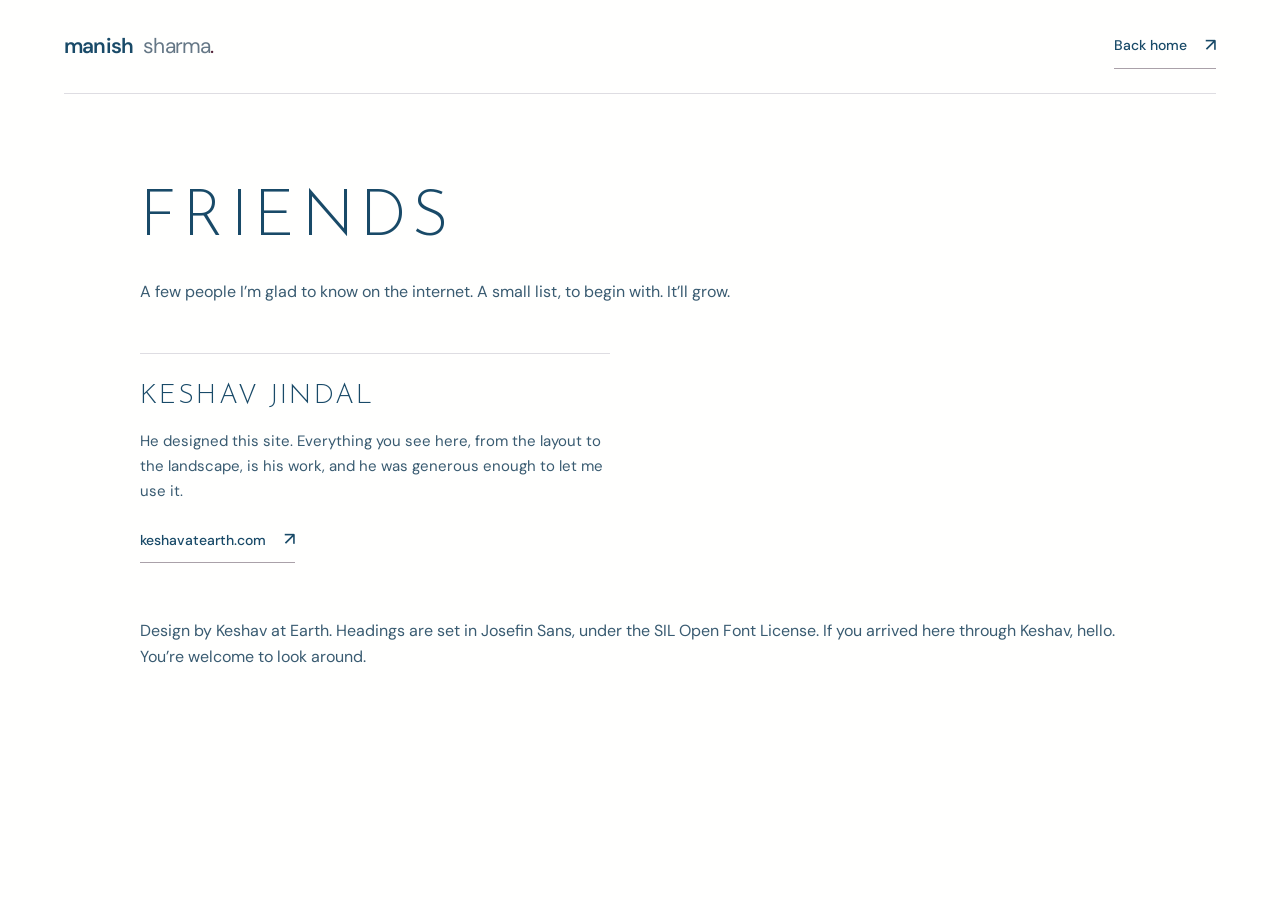
<file: friends/index.html>
<!doctype html>
<html lang="en">
  <head>
    <meta charset="utf-8" />
    <meta name="viewport" content="width=device-width, initial-scale=1" />
    <link rel="canonical" href="https://manishluci.com/friends/" />
    <meta name="theme-color" content="#fffffe" />
    <meta name="description" content="A few people I'm glad to know on the internet." />
    <title>Friends — Manish Sharma</title>
    <link rel="icon" href="../manish_sharma.jpg" type="image/jpeg" />
    <link rel="preload" href="../assets/fonts/josefin-sans-300.woff2" as="font" type="font/woff2" crossorigin />
    <link rel="stylesheet" href="../style.css" />
  </head>
  <body>
    <a class="skip-link" href="#main">Skip to content</a>
    <header class="site-header">
      <a class="wordmark" href="../index.html" aria-label="Manish Sharma, home">manish <span class="wordmark-at">sharma<span class="wordmark-dot">.</span></span></a>
      <a class="text-link" href="../index.html">Back home <span aria-hidden="true">↗</span></a>
    </header>
    <main id="main" class="friends-page wrap section">
      <h1>Friends</h1>
      <p class="friends-intro">A few people I’m glad to know on the internet. A small list, to begin with. It’ll grow.</p>
      <div class="friends-grid">
        <article class="friend">
          <h2><a href="https://www.keshavatearth.com/" target="_blank" rel="noopener noreferrer">Keshav Jindal</a></h2>
          <p>He designed this site. Everything you see here, from the layout to the landscape, is his work, and he was generous enough to let me use it.</p>
          <a class="text-link" href="https://www.keshavatearth.com/" target="_blank" rel="noopener noreferrer">keshavatearth.com <span aria-hidden="true">↗</span></a>
        </article>
      </div>
      <p class="friends-note">Design by Keshav at Earth. Headings are set in Josefin Sans, under the SIL Open Font License. If you arrived here through Keshav, hello. You’re welcome to look around.</p>
    </main>
  </body>
</html>
</file>
<file: style.css>
@font-face {
  font-family: "Josefin Sans Site";
  src: url("assets/fonts/josefin-sans-300.woff2") format("woff2");
  font-style: normal;
  font-weight: 400;
  font-display: swap;
}
@font-face {
  font-family: Fraunces;
  src: url("assets/fonts/fraunces-0.ttf") format("truetype");
  font-style: normal;
  font-weight: 400;
  font-display: swap;
}
@font-face {
  font-family: Fraunces;
  src: url("assets/fonts/fraunces-1.ttf") format("truetype");
  font-style: normal;
  font-weight: 500;
  font-display: swap;
}
@font-face {
  font-family: "DM Sans";
  src: url("assets/fonts/dm-sans-0.ttf") format("truetype");
  font-style: normal;
  font-weight: 400;
  font-display: swap;
}
@font-face {
  font-family: "DM Sans";
  src: url("assets/fonts/dm-sans-1.ttf") format("truetype");
  font-style: normal;
  font-weight: 500;
  font-display: swap;
}
@font-face {
  font-family: "DM Sans";
  src: url("assets/fonts/dm-sans-2.ttf") format("truetype");
  font-style: normal;
  font-weight: 600 700;
  font-display: swap;
}
:root {
  --paper: #fffffe;
  --paper-dark: #fffffe;
  --ink: #194a68;
  --body: #395b71;
  --muted: #657786;
  --rule: #dedde2;
  --maroon: #542238;
  --halo: #77d5f5;
  --blue-deep: #1a5a80;
  --display: "Josefin Sans Site", "Arial Narrow", sans-serif;
  --gold: #77d5f5;
  --blue: #246d91;
  --serif: Fraunces, Georgia, serif;
  --sans: "DM Sans", Arial, sans-serif;
  --mono: ui-monospace, SFMono-Regular, Consolas, monospace;
  --max: 1200px;
  --gutter: clamp(22px, 5vw, 76px);
}
* {
  box-sizing: border-box;
}
html {
  scroll-behavior: smooth;
  scroll-padding-top: 100px;
}
body {
  margin: 0;
  background: var(--paper);
  color: var(--ink);
  font-family: var(--sans);
  font-size: 16px;
  line-height: 1.65;
  -webkit-font-smoothing: antialiased;
}
body.modal-open {
  overflow: hidden;
}
h1,
h2,
h3,
p,
figure {
  margin: 0;
}
h1,
h2,
h3,
h4,
h5,
h6 {
  font-family: var(--display);
  font-weight: 400;
  font-style: normal;
  font-synthesis: none;
  text-transform: none;
  line-height: 1.12;
  letter-spacing: 0.08em;
}
p {
  color: var(--body);
}
h2 {
  font-size: clamp(34px, 4.1vw, 51px);
}
h3 {
  font-size: 28px;
  letter-spacing: -0.035em;
}
a {
  color: inherit;
  text-underline-offset: 4px;
  text-decoration-thickness: 1px;
}
a:hover {
  color: var(--maroon);
}
button {
  font: inherit;
  color: inherit;
  cursor: pointer;
}
button,
a {
  -webkit-tap-highlight-color: transparent;
  touch-action: manipulation;
}
button:disabled {
  cursor: default;
}
img {
  max-width: 100%;
  display: block;
}
::selection {
  background: #b7edff;
  color: var(--ink);
}
:focus-visible {
  outline: 3px solid var(--maroon);
  outline-offset: 5px;
  border-radius: 2px;
}
[hidden] {
  display: none !important;
}
.wrap {
  width: min(calc(100% - var(--gutter) * 2), var(--max));
  margin-inline: auto;
}
.section {
  padding-block: 92px;
}
.accent-text {
  color: var(--maroon);
}
.text-link {
  display: inline-flex;
  gap: 18px;
  align-items: center;
  font-size: 14px;
  font-weight: 500;
  text-decoration: none;
  border-bottom: 1px solid #aaa1a9;
  padding-block: 7px;
}
.text-link span {
  font-size: 18px;
}
.text-link:hover {
  border-color: var(--maroon);
}
.sr-only {
  position: absolute;
  width: 1px;
  height: 1px;
  padding: 0;
  margin: -1px;
  overflow: hidden;
  clip: rect(0, 0, 0, 0);
  white-space: nowrap;
  border: 0;
}
.skip-link {
  position: fixed;
  z-index: 100;
  top: 12px;
  left: 12px;
  padding: 12px 20px;
  background: var(--maroon);
  color: var(--paper);
  transform: translateY(-180%);
}
.skip-link:focus {
  transform: translateY(0);
  color: var(--paper);
}
.site-header {
  width: min(calc(100% - var(--gutter) * 2), var(--max));
  margin: auto;
  display: flex;
  align-items: center;
  justify-content: space-between;
  min-height: 94px;
  gap: 24px;
  border-bottom: 1px solid var(--rule);
  position: relative;
  z-index: 20;
}
.wordmark {
  display: inline-flex;
  align-items: center;
  gap: 10px;
  font-size: 21px;
  font-weight: 600;
  letter-spacing: -0.8px;
  text-decoration: none;
  white-space: nowrap;
}
.wordmark-at {
  font-weight: 400;
  color: var(--muted);
}
.wordmark-dot {
  color: var(--maroon);
}
.earth-mark {
  width: 38px;
  height: 38px;
  fill: none;
  stroke: var(--maroon);
  stroke-width: 1.35;
}
.earth-mark ellipse {
  stroke: var(--maroon);
  stroke-width: 0.85;
}
.site-header nav {
  display: flex;
  align-items: center;
  gap: 30px;
}
.site-header nav a {
  font-size: 13px;
  text-decoration: none;
  padding: 11px 0;
}
.site-header .nav-contact {
  border: 1px solid #c1b6bf;
  border-radius: 4px;
  padding: 9px 16px;
}
.nav-contact span {
  margin-left: 18px;
}
.menu-toggle {
  background: transparent;
  border: 1px solid var(--rule);
  border-radius: 4px;
  min-height: 44px;
  padding: 8px 12px;
  font-size: 13px;
}
.hero {
  display: grid;
  grid-template-columns: 1fr 1.14fr;
  gap: 0;
  align-items: center;
  min-height: 615px;
  padding-block: 34px 48px;
  position: relative;
}
.hero-copy {
  position: relative;
  z-index: 2;
  padding-top: 5px;
}
h1 {
  font-size: clamp(49px, 5.45vw, 76px);
  line-height: 1.055;
  margin: 0 0 26px;
  letter-spacing: -0.055em;
}
h1 em,
.contact-intro h2 em {
  color: var(--maroon);
  font-family: inherit;
  font-weight: 400;
}
.hero-description {
  max-width: 405px;
  font-size: 16px;
  line-height: 1.75;
}
.hero-description a {
  color: var(--ink);
  text-decoration-color: #a89aa6;
}
.hero-actions {
  display: flex;
  align-items: center;
  gap: 24px;
  flex-wrap: wrap;
  margin-top: 30px;
}
.button {
  display: inline-flex;
  align-items: center;
  justify-content: space-between;
  gap: 25px;
  padding: 13px 19px;
  background: var(--maroon);
  color: var(--paper);
  text-decoration: none;
  font-size: 13px;
  border-radius: 4px;
  border: 1px solid var(--maroon);
}
.button:hover {
  color: var(--paper);
  background: #642b46;
}
.hero-actions .text-link {
  font-size: 12px;
  gap: 9px;
  border: 0;
}
.habitat {
  position: relative;
  margin-left: -15px;
  margin-right: -30px;
}
.habitat-art {
  width: 100%;
  height: clamp(430px, 42vw, 560px);
  object-fit: contain;
  mask-image:
    linear-gradient(to right, transparent, #000 6%, #000 94%, transparent),
    linear-gradient(to bottom, transparent, #000 6%, #000 94%, transparent);
  mask-composite: intersect;
}
.map-pin {
  position: absolute;
  display: flex;
  align-items: center;
  gap: 10px;
  border: 1px solid var(--maroon);
  border-radius: 5px;
  padding: 10px 13px;
  background: var(--maroon);
  color: var(--paper);
  text-decoration: none;
  font-size: 11px;
  box-shadow: 0 5px 14px #43172b26;
  transition:
    transform 0.2s,
    background 0.2s;
}
.map-pin:hover {
  transform: translateY(-4px);
  background: #702a49;
  color: var(--paper);
}
.map-pin > span:first-child {
  font-size: 19px;
  color: var(--halo);
}
.map-pin > span:last-child {
  color: var(--halo);
}
.pin-build {
  top: 37%;
  left: 10%;
}
.pin-write {
  right: 2%;
  top: 26%;
}
.pin-listen {
  right: 8%;
  bottom: 20%;
}
.map-caption {
  position: absolute;
  bottom: -15px;
  left: 50%;
  transform: translateX(-50%);
  font: 9px var(--mono);
  white-space: nowrap;
  color: var(--muted);
}
.map-caption span {
  color: var(--maroon);
  font-size: 16px;
  margin-right: 6px;
}
.trail-strip {
  border-block: 1px solid var(--rule);
  display: flex;
  gap: 32px;
  align-items: center;
  min-height: 70px;
  font-size: 11px;
}
.trail-strip a {
  display: flex;
  gap: 9px;
  align-items: center;
  text-decoration: none;
}
.tiny-hex {
  display: inline-block;
  width: 10px;
  height: 11px;
  clip-path: polygon(50% 0, 100% 25%, 100% 75%, 50% 100%, 0 75%, 0 25%);
  flex-shrink: 0;
}
.green {
  background: #542238;
}
.blue {
  background: #318aae;
}
.gold {
  background: #77d5f5;
}
.maroon {
  background: #85445f;
}
.trail-end {
  margin-left: auto;
  font-family: var(--serif);
  font-size: 13px;
  font-style: italic;
  color: var(--muted);
}
.section-heading {
  display: flex;
  align-items: flex-end;
  justify-content: space-between;
  gap: 25px;
  margin-bottom: 32px;
}
.section-aside {
  font-size: 13px;
  line-height: 1.7;
  color: var(--muted);
  padding-bottom: 4px;
}
.project-filters {
  display: flex;
  gap: 8px;
  margin: 25px 0 33px;
  flex-wrap: wrap;
}
.project-filters button {
  background: none;
  border: 1px solid transparent;
  padding: 8px 14px;
  border-radius: 3px;
  font-size: 12px;
  min-height: 40px;
}
.project-filters button[aria-pressed="true"] {
  border-color: var(--maroon);
  background: var(--maroon);
  color: var(--paper);
}
.project-filters button:hover:not([aria-pressed="true"]) {
  border-color: var(--rule);
  background: #f2f7fa;
}
.project-filters button > span {
  font: 9px var(--mono);
  margin-left: 7px;
  opacity: 0.65;
}
.project-grid {
  display: grid;
  grid-template-columns: repeat(2, minmax(0, 1fr));
  gap: 60px 44px;
}
.project-card {
  min-width: 0;
  display: flex;
  flex-direction: column;
  align-items: flex-start;
}
.project-collage {
  height: 322px;
  width: 100%;
  border-radius: 6px;
  position: relative;
  overflow: hidden;
  display: block;
  background: #edf4f7;
  isolation: isolate;
}
.project-collage:before {
  position: absolute;
  content: "";
  inset: 0;
  background-image: url("data:image/svg+xml,%3Csvg viewBox='0 0 160 160' xmlns='http://www.w3.org/2000/svg'%3E%3Cfilter id='n'%3E%3CfeTurbulence type='fractalNoise' baseFrequency='.6' numOctaves='3' stitchTiles='stitch'/%3E%3C/filter%3E%3Crect width='100%25' height='100%25' opacity='.18' filter='url(%23n)'/%3E%3C/svg%3E");
  opacity: 0.2;
  z-index: -1;
}
.screen-main,
.screen-detail {
  height: auto;
  position: absolute;
  box-shadow: 0 12px 28px #152c3429;
  border-radius: 5px;
  transition: transform 0.35s;
}
.screen-main {
  width: 73%;
  left: 9%;
  top: 58px;
  transform: rotate(-5deg);
  border: 4px solid #ffffff;
}
.screen-detail {
  width: 47%;
  right: 5%;
  top: 140px;
  transform: rotate(7deg);
  border: 4px solid #ffffff;
}
.project-collage:hover .screen-main {
  transform: rotate(-3deg) translateY(-4px);
}
.project-collage:hover .screen-detail {
  transform: rotate(5deg) translateY(-3px);
}
.image-open {
  position: absolute;
  bottom: 14px;
  left: 20px;
  padding: 5px 9px;
  border-radius: 3px;
  background: #fffffff0;
  font-size: 10px;
  color: var(--ink);
}
.keycap {
  position: absolute;
  right: 35px;
  top: 58px;
  display: grid;
  place-items: center;
  width: 66px;
  height: 66px;
  border-radius: 14px;
  background: #ffffff;
  border: 1px solid #ccd3dd;
  box-shadow:
    0 5px 0 #aebfcc,
    0 9px 18px #43172b20;
  color: var(--maroon);
  font-size: 44px;
  transform: rotate(12deg);
}
.collage-detroit {
  background: #e7f2f8;
}
.collage-detroit .screen-main {
  width: 82%;
  left: 6%;
  top: 66px;
  transform: rotate(-4deg);
}
.collage-detroit .screen-detail {
  width: 57%;
  right: 3%;
  top: 173px;
  transform: rotate(7deg);
}
.decision-token {
  position: absolute;
  top: 44px;
  right: 35px;
  font: 30px/0.65 var(--mono);
  color: #58899f;
}
.collage-cryptid {
  background: #f0ebef;
}
.collage-cryptid .screen-main {
  width: 87%;
  left: 5%;
  top: 65px;
  transform: rotate(-4deg);
  border-color: #ffffff;
}
.terrain-pieces {
  position: absolute;
  width: 138px;
  height: 145px;
  right: 13px;
  bottom: 8px;
  transform: rotate(12deg);
  filter: drop-shadow(0 3px 1px #2d453c38);
}
.terrain-pieces i {
  position: absolute;
  clip-path: polygon(50% 0, 100% 25%, 100% 75%, 50% 100%, 0 75%, 0 25%);
  background: #4a6174;
  width: 46px;
  height: 52px;
  border: 1px solid #ffffff;
}
.terrain-pieces i:nth-child(1) {
  left: 0;
  top: 26px;
}
.terrain-pieces i:nth-child(2) {
  left: 47px;
  top: 0;
  background: #9ab7c8;
}
.terrain-pieces i:nth-child(3) {
  left: 94px;
  top: 26px;
  background: #7bc9e8;
}
.terrain-pieces i:nth-child(4) {
  left: 47px;
  top: 53px;
  background: #4388a8;
}
.terrain-pieces i:nth-child(5) {
  left: 0;
  top: 79px;
  background: #d4e0e8;
}
.terrain-pieces i:nth-child(6) {
  left: 94px;
  top: 79px;
  background: #70475b;
}
.terrain-pieces i:nth-child(7) {
  left: 47px;
  top: 106px;
  background: #b9a1ae;
}
.collage-ossean {
  background: #e2f0f6;
}
.collage-ossean .screen-main {
  width: 84%;
  left: 4%;
  top: 54px;
}
.collage-ossean .screen-detail {
  width: 53%;
  right: 3%;
  top: 177px;
}
.project-card h3 {
  font-size: 29px;
  margin: 24px 0 17px;
  width: 100%;
}
.project-card h3 a {
  display: flex;
  justify-content: space-between;
  gap: 15px;
  text-decoration: none;
}
.project-card h3 span {
  font-family: var(--sans);
  font-size: 23px;
  color: var(--muted);
}
.project-story {
  font-size: 14px;
  line-height: 1.8;
  margin-bottom: 17px;
  flex: 1;
}
.project-story p + p {
  margin-top: 12px;
}
.project-link {
  font-size: 12px;
}
.project-credit {
  font-size: 10px;
  line-height: 1.5;
  margin-top: 10px;
  color: var(--muted);
}
.work-section {
  background: var(--paper);
  border-block: 1px solid #e0e5eb;
}
.work-section h2 {
  max-width: 700px;
}
.work-grid {
  display: grid;
  grid-template-columns: repeat(2, minmax(0, 1fr));
  gap: 56px;
}
.work-card {
  padding: 32px 0 16px;
}
.work-brand {
  display: flex;
  gap: 12px;
  align-items: center;
  font-size: 19px;
  font-weight: 600;
  margin-bottom: 28px;
}
.work-monogram {
  display: grid;
  place-items: center;
  width: 38px;
  height: 38px;
  font: 500 20px var(--serif);
  border-radius: 6px;
}
.bb-mark {
  background: #77d5f5;
  color: #43172b;
}
.gw-mark {
  background: var(--maroon);
  color: var(--paper);
}
.work-type {
  font: 9px var(--mono);
  color: var(--muted);
  margin-left: auto;
  text-align: right;
}
.work-card h3 {
  font-size: 34px;
  margin-bottom: 19px;
}
.work-card p {
  font-size: 14px;
  line-height: 1.8;
}
.work-card .work-example {
  margin: 15px 0 16px;
  font-size: 13px;
}
.work-card .text-link {
  font-size: 12px;
}
.work-footnote {
  display: flex;
  align-items: center;
  gap: 15px;
  border-top: 1px solid #d8dfe6;
  margin-top: 31px;
  padding-top: 24px;
  font-size: 12px;
}
.seed-icon {
  font-size: 25px;
  color: var(--maroon);
}
.work-footnote p span {
  color: var(--muted);
}
.work-footnote a {
  margin-left: auto;
  text-decoration: none;
  white-space: nowrap;
}
.work-footnote a span {
  margin-left: 12px;
}
.writing-layout {
  display: grid;
  grid-template-columns: 1fr 1.08fr;
  gap: 70px;
  margin-top: 43px;
}
.featured-essay {
  text-decoration: none;
}
.notebook-art {
  height: 280px;
  background: #edf4f8;
  position: relative;
  border-radius: 5px;
  overflow: hidden;
  margin-bottom: 25px;
}
.paper-page {
  position: absolute;
  display: block;
  width: 58%;
  height: 240px;
  border: 1px solid #cbd7e1;
  left: 22%;
  top: 32px;
  box-shadow: 0 10px 17px #43172b15;
}
.paper-back {
  background: #9cd7ef;
  transform: rotate(-10deg);
}
.paper-front {
  background: #ffffff;
  transform: rotate(4deg);
  padding: 30px 26px;
}
.notebook-small {
  font: 8px/1.5 var(--mono);
  color: #746574;
  letter-spacing: 0.1em;
}
.notebook-title {
  display: block;
  white-space: nowrap;
  font: 30px/1.07 var(--serif);
  color: var(--ink);
  margin: 17px 0;
}
.notebook-rule {
  height: 1px;
  background: #d2d9e2;
  display: block;
  margin-bottom: 12px;
}
.pencil {
  position: absolute;
  width: 8px;
  height: 205px;
  background: linear-gradient(90deg, #4b1932, #8e496a 50%, #58243c);
  border-radius: 2px;
  top: 49px;
  right: 13%;
  transform: rotate(25deg);
  box-shadow: 3px 3px 5px #43172b30;
}
.pencil:after {
  content: "";
  position: absolute;
  bottom: -17px;
  border-left: 4px solid transparent;
  border-right: 4px solid transparent;
  border-top: 17px solid #30202a;
}
.essay-meta {
  font: 9px/1.6 var(--mono);
  color: var(--muted);
  margin-bottom: 12px;
  text-transform: uppercase;
  letter-spacing: 0.025em;
}
.featured-essay h3 {
  font-size: 31px;
  line-height: 1.2;
  margin-bottom: 13px;
  max-width: 430px;
}
.featured-essay h3 span {
  font: 22px var(--sans);
  color: var(--maroon);
}
.featured-essay > p {
  font-size: 14px;
}
.essay-row {
  display: block;
  text-decoration: none;
  padding: 0 0 23px;
  margin-bottom: 24px;
  border-bottom: 1px solid var(--rule);
}
.essay-row h3 {
  font-size: 24px;
  letter-spacing: -0.035em;
  line-height: 1.2;
  display: flex;
  justify-content: space-between;
  gap: 16px;
  margin-bottom: 8px;
}
.essay-row h3 span {
  font: 18px var(--sans);
  color: var(--muted);
}
.essay-row p {
  font-size: 12px;
  line-height: 1.7;
}
.draft-note {
  border-left: 2px solid #77d5f5;
  padding-left: 15px;
}
.draft-label {
  font: 9px var(--mono);
  text-transform: uppercase;
  letter-spacing: 0.08em;
  color: #542238;
}
.draft-note p {
  font-size: 13px;
  margin: 7px 0 3px;
}
.draft-detail {
  font-size: 11px;
  color: var(--muted);
}
.about-section {
  background: var(--paper);
  border-block: 1px solid #e4dfe5;
}
.about-grid {
  display: grid;
  grid-template-columns: 1fr 310px;
  gap: 120px;
  align-items: center;
}
.about-copy h2 {
  margin-bottom: 28px;
}
.about-copy p {
  font-size: 15px;
  line-height: 1.9;
  max-width: 610px;
  margin-bottom: 17px;
}
.about-copy .text-link {
  font-size: 12px;
}
.portrait {
  padding: 12px 12px 5px;
  background: #ffffff;
  border: 1px solid #ded6de;
  box-shadow: 0 8px 20px #43172b11;
  transform: rotate(4deg);
  max-width: 290px;
  position: relative;
}
.portrait:before {
  content: "";
  display: block;
  position: absolute;
  top: -12px;
  left: 88px;
  width: 83px;
  height: 30px;
  background: #77d5f566;
  transform: rotate(-7deg);
}
.portrait img {
  width: 100%;
  height: auto;
  aspect-ratio: 1;
  object-fit: cover;
  object-position: center 44%;
}
.portrait figcaption {
  padding: 13px 5px 6px;
  font: 14px var(--serif);
  color: #71666f;
}
.portrait figcaption span {
  float: right;
}
.listening {
  display: grid;
  grid-template-columns: 190px minmax(0, 1fr) 280px;
  gap: 33px;
  align-items: center;
  margin-top: 75px;
  padding: 29px 32px;
  border: 1px solid #d9dfe6;
  background: #ffffffb3;
  border-radius: 5px;
}
.record-art {
  position: relative;
  width: 180px;
  height: 165px;
}
.record {
  position: absolute;
  left: 16px;
  top: 5px;
  width: 160px;
  height: 160px;
  display: grid;
  place-items: center;
  border-radius: 50%;
  background: repeating-radial-gradient(
    circle at center,
    #30252c 0px,
    #30252c 1px,
    #20181e 2px,
    #20181e 4px
  );
  box-shadow: 2px 3px 6px #43172b30;
  transform: rotate(15deg);
}
.record-label {
  display: flex;
  flex-direction: column;
  align-items: center;
  justify-content: center;
  border-radius: 50%;
  background: #542238;
  color: #ffffff;
  width: 65px;
  height: 65px;
  font: 6px/1 var(--mono);
  letter-spacing: 1px;
}
.record-label span {
  font-size: 17px;
  line-height: 0.7;
}
.record-sleeve {
  position: absolute;
  left: 0;
  bottom: 0;
  display: block;
  padding: 12px;
  width: 89px;
  height: 96px;
  background: #d8f3ff;
  border: 1px solid #a7d1e3;
  font: 14px/1.2 var(--serif);
  box-shadow: 1px 3px 5px #43172b12;
  transform: rotate(-8deg);
}
.listening-note h3 {
  font-size: 25px;
  line-height: 1.14;
  margin-bottom: 12px;
}
.listening-note p {
  font-size: 12px;
  line-height: 1.8;
}
.listening-note .listening-invitation {
  margin-top: 8px;
  font-style: italic;
}
.track-list > a {
  display: flex;
  align-items: center;
  gap: 12px;
  text-decoration: none;
  border-bottom: 1px solid var(--rule);
  padding: 12px 0;
  min-height: 65px;
}
.track-letter {
  font: 10px var(--mono);
  color: var(--maroon);
  border: 1px solid #d5cbd4;
  border-radius: 50%;
  width: 27px;
  height: 27px;
  display: grid;
  place-items: center;
}
.track-list strong {
  display: block;
  font-size: 12px;
  font-weight: 500;
}
.track-list small {
  display: block;
  font-size: 10px;
  color: var(--muted);
  margin-top: 2px;
}
.play-arrow {
  margin-left: auto;
  font-size: 18px;
}
.track-footnote {
  display: block;
  font-size: 9px;
  color: var(--muted);
  margin-top: 11px;
  line-height: 1.6;
}
.contact-section {
  display: grid;
  grid-template-columns: 1.15fr 1fr;
  gap: 110px;
  padding-block: 100px;
}
.contact-intro h2 {
  font-size: 48px;
  line-height: 1.1;
  margin-bottom: 25px;
}
.contact-intro > p:last-child {
  font-size: 14px;
  line-height: 1.9;
  max-width: 470px;
}
.contact-options {
  padding-top: 39px;
}
.contact-options > div {
  display: flex;
  align-items: center;
  gap: 20px;
  border-bottom: 1px solid var(--rule);
  padding: 16px 0;
}
.contact-options > div > span {
  font: 9px var(--mono);
  color: var(--maroon);
}
.contact-options > div p {
  font-size: 14px;
}
.contact-email {
  display: flex;
  align-items: center;
  justify-content: space-between;
  gap: 10px;
  font-size: 21px;
  text-decoration: none;
  margin-top: 25px;
  letter-spacing: -0.5px;
}
.contact-email span {
  color: var(--maroon);
}
.copy-email {
  font-size: 10px;
  border: none;
  background: none;
  padding: 10px 0;
  color: var(--muted);
  min-height: 40px;
}
.copy-email span {
  margin-left: 9px;
}
.copy-email:hover {
  color: var(--maroon);
}
.contact-social {
  display: flex;
  align-items: center;
  justify-content: space-between;
  gap: 10px;
  min-height: 44px;
  margin-top: 8px;
  font-size: 14px;
  text-decoration-thickness: 1px;
  text-underline-offset: 4px;
}
.contact-social span {
  color: var(--maroon);
}
.site-footer {
  padding: 29px 0 34px;
  border-top: 1px solid var(--rule);
  display: flex;
  align-items: center;
  gap: 25px;
  flex-wrap: wrap;
}
.footer-name {
  font: 500 19px var(--serif);
  text-decoration: none;
  letter-spacing: -0.04em;
}
.site-footer > p {
  font-size: 10px;
  color: var(--muted);
}
.site-footer nav {
  display: flex;
  gap: 19px;
  margin-left: auto;
  font-size: 10px;
}
.site-footer nav a,
.back-top {
  text-decoration: none;
}
.back-top {
  font: 9px var(--mono);
  color: var(--muted);
  margin-left: auto;
}
.gallery-dialog {
  border: 1px solid #d2c6d0;
  border-radius: 7px;
  padding: 26px;
  background: var(--paper);
  color: var(--ink);
  width: min(1000px, calc(100% - 36px));
  max-height: 92dvh;
  overflow: auto;
  box-shadow: 0 30px 120px #241020cc;
}
.gallery-dialog::backdrop {
  background: #211a29cd;
  backdrop-filter: blur(5px);
}
.gallery-header {
  display: flex;
  align-items: center;
  justify-content: space-between;
  margin-bottom: 20px;
  gap: 20px;
}
.gallery-header h2 {
  font-size: 29px;
  margin-top: 5px;
}
.gallery-close {
  border: 1px solid var(--rule);
  background: transparent;
  border-radius: 50%;
  width: 44px;
  height: 44px;
  flex-shrink: 0;
  font-size: 27px;
  line-height: 1;
}
.gallery-dialog figure img {
  width: 100%;
  max-height: 54vh;
  object-fit: contain;
  background: #f2f5f8;
  border-radius: 3px;
}
.gallery-dialog figcaption {
  font-size: 12px;
  margin-top: 13px;
  color: var(--body);
}
.gallery-controls {
  display: flex;
  align-items: center;
  justify-content: space-between;
  gap: 15px;
  margin-top: 20px;
}
.gallery-controls button {
  border: 1px solid var(--rule);
  border-radius: 3px;
  background: transparent;
  padding: 9px 15px;
  font-size: 12px;
  min-height: 44px;
}
.gallery-controls span {
  font: 11px var(--mono);
}
@media (min-width: 1600px) {
  .hero {
    min-height: 730px;
  }
  .habitat {
    margin-right: -50px;
  }
  .hero h1 {
    font-size: 79px;
  }
}
@media (max-width: 1100px) {
  .site-header nav {
    gap: 21px;
  }
  .wordmark {
    font-size: 19px;
  }
  .hero {
    min-height: 600px;
  }
  .hero-description {
    font-size: 14px;
    max-width: 345px;
  }
  .hero-actions {
    gap: 10px;
  }
  .hero-actions .text-link {
    font-size: 11px;
  }
  .habitat {
    margin-right: -18px;
  }
  .map-pin {
    font-size: 10px;
    padding: 8px;
  }
  .pin-build {
    left: 0;
  }
  .pin-write {
    right: 0;
  }
  .pin-listen {
    right: 1%;
  }
  .map-caption {
    font-size: 8px;
  }
  .trail-strip {
    gap: 20px;
  }
  .trail-end {
    display: none;
  }
  .project-collage {
    height: 280px;
  }
  .project-card h3 {
    font-size: 26px;
  }
  .project-grid {
    gap: 50px 30px;
  }
  .screen-detail {
    top: 129px;
  }
  .collage-detroit .screen-detail,
  .collage-ossean .screen-detail {
    top: 159px;
  }
  .writing-layout {
    gap: 45px;
  }
  .about-grid {
    gap: 60px;
    grid-template-columns: 1fr 260px;
  }
  .listening {
    grid-template-columns: 150px minmax(0, 1fr) 230px;
    gap: 25px;
    padding: 25px;
  }
  .record-art {
    width: 150px;
    transform: scale(0.85);
    transform-origin: left center;
  }
  .contact-section {
    gap: 70px;
  }
  .contact-intro h2 {
    font-size: 43px;
  }
  .contact-email {
    font-size: 19px;
  }
  .back-top {
    display: none;
  }
}
@media (max-width: 800px) {
  :root {
    --gutter: 30px;
  }
  .site-header {
    min-height: 80px;
  }
  .site-header nav {
    gap: 16px;
  }
  .site-header nav a {
    font-size: 11px;
  }
  .site-header .nav-contact {
    padding: 7px 10px;
  }
  .nav-contact span {
    margin-left: 5px;
  }
  .earth-mark {
    width: 30px;
  }
  .wordmark {
    font-size: 17px;
    gap: 5px;
  }
  .hero {
    grid-template-columns: 1fr 1fr;
    min-height: 580px;
    gap: 4px;
  }
  .hero h1 {
    font-size: 49px;
  }
  .hero-description {
    font-size: 13px;
  }
  .hero-actions {
    margin-top: 23px;
  }
  .button {
    font-size: 12px;
    padding: 12px 15px;
  }
  .hero-actions .text-link {
    padding-block: 5px;
  }
  .habitat {
    margin-left: -12px;
    margin-right: -15px;
  }
  .pin-build {
    left: -5%;
    top: 29%;
  }
  .pin-write {
    top: 9%;
  }
  .pin-listen {
    bottom: 5%;
    right: 0;
  }
  .map-caption {
    display: none;
  }
  .map-pin {
    font-size: 9px;
    gap: 5px;
  }
  .map-pin > span:first-child {
    font-size: 14px;
  }
  .trail-strip {
    gap: 20px;
    flex-wrap: wrap;
    padding-block: 17px;
    min-height: 70px;
    font-size: 10px;
  }
  .section {
    padding-block: 65px;
  }
  .section-heading h2 {
    font-size: 37px;
  }
  .section-aside {
    font-size: 11px;
  }
  .project-grid {
    gap: 44px 25px;
  }
  .project-collage {
    height: 230px;
  }
  .screen-main {
    top: 45px;
  }
  .screen-detail {
    top: 111px;
  }
  .keycap {
    width: 45px;
    height: 45px;
    top: 40px;
    right: 20px;
    font-size: 30px;
    border-radius: 9px;
  }
  .collage-detroit .screen-main,
  .collage-cryptid .screen-main,
  .collage-ossean .screen-main {
    top: 48px;
  }
  .collage-detroit .screen-detail,
  .collage-ossean .screen-detail {
    top: 128px;
  }
  .terrain-pieces {
    transform: rotate(12deg) scale(0.7);
    transform-origin: right bottom;
  }
  .image-open {
    font-size: 8px;
    left: 13px;
    bottom: 11px;
  }
  .project-card h3 {
    font-size: 23px;
    line-height: 1.2;
  }
  .project-story {
    font-size: 13px;
  }
  .work-grid {
    gap: 30px;
  }
  .work-brand {
    font-size: 17px;
    flex-wrap: wrap;
    gap: 9px;
  }
  .work-type {
    width: 100%;
    text-align: left;
    margin: 3px 0 0;
  }
  .work-card h3 {
    font-size: 29px;
  }
  .work-card p {
    font-size: 13px;
  }
  .work-card .work-example {
    font-size: 12px;
  }
  .work-footnote {
    font-size: 11px;
  }
  .writing-layout {
    gap: 30px;
    grid-template-columns: 1fr 1fr;
  }
  .notebook-art {
    height: 240px;
  }
  .paper-page {
    width: 70%;
    left: 15%;
    top: 30px;
    padding: 25px 18px;
  }
  .notebook-title {
    font-size: 28px;
  }
  .pencil {
    right: 8%;
  }
  .featured-essay h3 {
    font-size: 27px;
  }
  .essay-row h3 {
    font-size: 22px;
  }
  .about-grid {
    gap: 40px;
    grid-template-columns: 1fr 220px;
  }
  .about-copy h2 {
    font-size: 37px;
  }
  .about-copy p {
    font-size: 13px;
  }
  .listening {
    grid-template-columns: 130px 1fr;
    gap: 15px 25px;
  }
  .record-art {
    transform: scale(0.8);
  }
  .track-list {
    grid-column: 2;
    display: flex;
    flex-wrap: wrap;
    gap: 0 20px;
  }
  .track-list > a {
    flex: 1 1 130px;
  }
  .track-footnote {
    width: 100%;
  }
  .contact-section {
    gap: 40px;
  }
  .contact-intro h2 {
    font-size: 36px;
  }
  .contact-intro > p:last-child {
    font-size: 13px;
  }
  .contact-options > div p {
    font-size: 12px;
  }
  .contact-email {
    font-size: 17px;
  }
  .site-footer {
    gap: 15px;
  }
  .site-footer > p {
    display: none;
  }
}
@media (max-width: 620px) {
  :root {
    --gutter: 22px;
  }
  html {
    scroll-padding-top: 24px;
  }
  .site-header {
    min-height: 78px;
    gap: 12px;
    flex-wrap: wrap;
  }
  .wordmark {
    font-size: 21px;
    gap: 8px;
  }
  .earth-mark {
    width: 34px;
    height: 34px;
  }
  .menu-toggle:not([hidden]) {
    display: flex;
    gap: 14px;
    align-items: center;
  }
  .site-header nav {
    width: 100%;
    display: flex;
    flex-wrap: wrap;
    gap: 2px 20px;
    padding-bottom: 14px;
  }
  .site-header nav a {
    font-size: 13px;
    padding: 10px 2px;
  }
  .site-header .nav-contact {
    border: none;
    padding: 10px 2px;
  }
  .js .site-header nav:not(.is-open) {
    display: none;
  }
  .js .site-header nav.is-open {
    border-top: 1px solid var(--rule);
    padding-top: 9px;
  }
  .hero {
    display: flex;
    flex-direction: column;
    align-items: stretch;
    padding-block: 36px 31px;
    min-height: 0;
    gap: 5px;
  }
  .hero-copy {
    padding: 0;
  }
  .hero h1 {
    font-size: clamp(45px, 11.2vw, 67px);
    line-height: 1.045;
    letter-spacing: -0.045em;
    margin: 21px 0 22px;
  }
  .hero-description {
    font-size: 15px;
    max-width: 430px;
  }
  .hero-actions {
    gap: 19px;
    margin-top: 25px;
    align-items: center;
  }
  .hero-actions .text-link {
    font-size: 11px;
  }
  .button {
    padding: 12px 14px;
    font-size: 12px;
    gap: 13px;
  }
  .habitat {
    width: min(100%, 430px);
    margin: 19px auto 9px;
  }
  .habitat-art {
    width: 100%;
    height: auto;
    max-height: none;
  }
  .pin-build {
    top: 37%;
    left: 0;
  }
  .pin-write {
    top: 20%;
    right: 0;
  }
  .pin-listen {
    bottom: 17%;
    right: 2%;
  }
  .map-pin {
    font-size: 10px;
    padding: 8px 10px;
    gap: 8px;
    min-height: 44px;
  }
  .map-pin > span:first-child {
    font-size: 17px;
  }
  .map-caption {
    display: block;
    font-size: 7px;
    bottom: -10px;
    white-space: normal;
    width: 100%;
    text-align: center;
  }
  .trail-strip {
    display: grid;
    grid-template-columns: 1fr 1fr;
    gap: 13px 12px;
    padding-block: 19px;
    font-size: 10px;
  }
  .section {
    padding-block: 57px;
  }
  .section-heading {
    align-items: flex-start;
    gap: 18px;
    flex-direction: column;
    margin-bottom: 26px;
  }
  .section-heading h2 {
    font-size: 36px;
    line-height: 1.1;
  }
  .section-aside {
    font-size: 12px;
  }
  .section-aside br {
    display: initial;
  }
  .project-filters {
    gap: 3px;
    margin: 19px 0 25px;
  }
  .project-filters button {
    font-size: 10px;
    padding: 7px 10px;
    min-height: 44px;
  }
  .project-filters button > span {
    font-size: 8px;
    margin-left: 4px;
  }
  .project-grid {
    grid-template-columns: 1fr;
    gap: 46px;
  }
  .project-collage {
    height: 300px;
  }
  .screen-main {
    top: 56px;
  }
  .screen-detail {
    top: 139px;
  }
  .keycap {
    top: 49px;
    right: 25px;
    width: 58px;
    height: 58px;
    font-size: 38px;
  }
  .collage-detroit .screen-main,
  .collage-cryptid .screen-main,
  .collage-ossean .screen-main {
    top: 61px;
  }
  .collage-detroit .screen-detail,
  .collage-ossean .screen-detail {
    top: 162px;
  }
  .image-open {
    font-size: 9px;
    left: 16px;
    bottom: 14px;
  }
  .terrain-pieces {
    transform: rotate(12deg) scale(0.85);
  }
  .project-card h3 {
    font-size: 29px;
    margin-bottom: 13px;
  }
  .project-story {
    font-size: 14px;
    line-height: 1.8;
  }
  .project-credit {
    font-size: 10px;
  }
  .project-link {
    font-size: 12px;
  }
  .work-grid {
    grid-template-columns: 1fr;
    gap: 15px;
  }
  .work-card {
    padding-top: 13px;
    padding-bottom: 24px;
  }
  .work-card + .work-card {
    border-top: 1px solid #d8dfe6;
    padding-top: 30px;
  }
  .work-brand {
    font-size: 20px;
    margin-bottom: 24px;
  }
  .work-type {
    width: auto;
    margin-left: auto;
    font-size: 8px;
  }
  .work-card h3 {
    font-size: 31px;
  }
  .work-card p {
    font-size: 14px;
  }
  .work-card .work-example {
    font-size: 13px;
  }
  .work-footnote {
    margin-top: 15px;
    align-items: flex-start;
    flex-wrap: wrap;
    gap: 7px 12px;
    font-size: 12px;
  }
  .work-footnote p {
    flex: 1;
  }
  .work-footnote a {
    margin-left: 29px;
  }
  .work-footnote p span {
    display: block;
    font-size: 11px;
  }
  .seed-icon {
    line-height: 1.3;
  }
  .writing .section-heading {
    gap: 15px;
  }
  .writing-layout {
    grid-template-columns: 1fr;
    gap: 35px;
    margin-top: 28px;
  }
  .notebook-art {
    height: 275px;
    margin-bottom: 20px;
  }
  .paper-page {
    width: 64%;
    left: 19%;
    height: 245px;
    padding: 30px 23px;
    top: 30px;
  }
  .notebook-title {
    font-size: 28px;
  }
  .pencil {
    right: 14%;
    height: 210px;
  }
  .featured-essay h3 {
    font-size: 30px;
    max-width: none;
  }
  .featured-essay > p {
    font-size: 13px;
  }
  .essay-list {
    border-top: 1px solid var(--rule);
    padding-top: 27px;
  }
  .essay-row {
    padding-bottom: 23px;
    margin-bottom: 24px;
  }
  .essay-row h3 {
    font-size: 25px;
  }
  .essay-row p {
    font-size: 13px;
  }
  .essay-meta {
    font-size: 9px;
  }
  .about-grid {
    grid-template-columns: 1fr;
    gap: 37px;
  }
  .about-copy h2 {
    font-size: 37px;
    margin-bottom: 22px;
  }
  .about-copy p {
    font-size: 14px;
  }
  .portrait {
    max-width: 245px;
    margin-inline: auto;
    transform: rotate(3deg);
  }
  .listening {
    grid-template-columns: 1fr;
    gap: 22px;
    padding: 24px;
    margin-top: 48px;
  }
  .record-art {
    height: 147px;
    width: 170px;
    transform: scale(0.9);
    margin: auto;
  }
  .listening-note h3 {
    font-size: 29px;
  }
  .listening-note p {
    font-size: 13px;
  }
  .track-list {
    grid-column: auto;
    display: block;
  }
  .track-list strong {
    font-size: 14px;
  }
  .track-list small {
    font-size: 11px;
  }
  .track-footnote {
    font-size: 9px;
  }
  .contact-section {
    grid-template-columns: 1fr;
    gap: 22px;
  }
  .contact-intro h2 {
    font-size: 38px;
    margin-bottom: 23px;
  }
  .contact-intro > p:last-child {
    font-size: 14px;
  }
  .contact-options {
    padding-top: 0;
  }
  .contact-options > div p {
    font-size: 14px;
  }
  .contact-email {
    font-size: clamp(16px, 5.1vw, 23px);
    margin-top: 29px;
  }
  .copy-email {
    font-size: 11px;
  }
  .site-footer {
    padding: 25px 0 30px;
    gap: 19px;
  }
  .site-footer nav {
    margin: 0;
    width: 100%;
    gap: 23px;
    font-size: 11px;
  }
  .site-footer > p {
    display: block;
    margin-left: auto;
    font-size: 8px;
  }
  .gallery-dialog {
    padding: 17px;
    width: calc(100% - 20px);
    max-height: 93dvh;
  }
  .gallery-header h2 {
    font-size: 25px;
  }
  .gallery-dialog figure img {
    max-height: 60vh;
  }
  .gallery-dialog figcaption {
    font-size: 11px;
  }
  .gallery-controls button {
    font-size: 11px;
    padding: 8px 12px;
  }
}
@media (max-width: 360px) {
  .wordmark {
    font-size: 19px;
    gap: 6px;
  }
  .earth-mark {
    width: 30px;
    height: 30px;
  }
  .hero-actions {
    gap: 10px;
  }
  .hero-actions .text-link {
    font-size: 10px;
  }
  .project-collage {
    height: 263px;
  }
  .work-type {
    font-size: 7px;
  }
  .project-card h3 {
    font-size: 26px;
  }
  .site-footer > p {
    display: none;
  }
  .listening {
    padding: 20px;
  }
  .contact-intro h2 {
    font-size: 34px;
  }
  .notebook-title {
    font-size: 25px;
  }
  .paper-page {
    padding-inline: 20px;
    width: 68%;
    left: 16%;
  }
}
@media (prefers-reduced-motion: reduce) {
  html {
    scroll-behavior: auto;
  }
  *,
  *:before,
  *:after {
    animation: none !important;
    transition: none !important;
  }
}

/* The generated heading face provides one approved glyph for each letter. */
h1, h2, h3 {
  letter-spacing: 0.025em;
}
h1 { font-size: clamp(54px, 6vw, 84px); line-height: 1.04; }
h2 { line-height: 1.13; }
h3 { letter-spacing: 0.025em; }
h1 em, .contact-intro h2 em {
  font-family: inherit;
  font-style: normal;
  color: var(--blue-deep);
}
.wordmark-image {
  display: block;
  width: 226px;
  height: 54px;
  background: var(--maroon);
  mask: url("assets/images/keshavatearth-wordmark.png") center / contain no-repeat;
}
.wordmark:hover .wordmark-image { background: var(--blue-deep); }
.accent-text { color: var(--blue-deep); }
:focus-visible { outline-color: var(--blue-deep); }
.map-pin { min-height: 44px; }
.map-pin > span:first-child { color: var(--halo); }
.hero-description { max-width: 420px; }
.portrait { transform: rotate(2deg); }
.notebook-title { color: var(--maroon); }
.featured-essay h3 { margin-bottom: 10px; }
.essay-meta { text-transform: none; font-family: var(--sans); font-size: 11px; letter-spacing: 0; }
.project-collage { border: 1px solid #e2e7ed; }
@media (max-width: 620px) {
  .wordmark-image { width: 188px; height: 45px; }
  h1 { font-size: clamp(48px, 12vw, 66px); }
  .hero { padding-top: 38px; }
}
@media (max-width: 360px) {
  .wordmark-image { width: 170px; height: 41px; }
  h1 { font-size: 46px; }
}

/* One heading face, with DM Sans for reading. */
h1 { letter-spacing: 0.1em; }
.hero h1 { font: 400 clamp(38px, 4.4vw, 59px)/1.25 var(--display); letter-spacing: 0.1em; }
.hero-description + .hero-description { margin-top: 17px; }
.habitat-art { mix-blend-mode: multiply; }
h2 { font: 400 clamp(35px, 3.5vw, 48px)/1.3 var(--display); letter-spacing: 0.14em; }
h3, .work-card h3, .project-card h3 { letter-spacing: 0.07em; line-height: 1.35; }
.wordmark-image { background: var(--ink); }
.accent-text { color: var(--maroon); }
.work-brand { min-height: 55px; }
.company-icon { width: 42px; height: 42px; object-fit: contain; border-radius: 8px; }
.company-wordmark { width: 165px; height: 55px; object-fit: contain; object-position: left center; }
.bens-bites-brand { display: block; width: 235px; height: 55px; overflow: hidden; }
.bens-bites-brand img { width: 357px; height: auto; max-width: none; transform: translate(-61px, -16px); }
.work-card .text-link { margin-top: 16px; }
.work-history { display: grid; grid-template-columns: 145px 1fr; align-items: center; gap: 26px; border-top: 1px solid var(--rule); padding-top: 30px; margin-top: 28px; }
.groq-brand { display: inline-flex; align-items: center; gap: 12px; font-size: 24px; font-weight: 600; text-decoration: none; }
.work-history p { font-size: 13px; max-width: 560px; }
.drafts-layout { display: grid; grid-template-columns: 0.7fr 1.3fr; gap: 65px; align-items: center; }
.draft-illustration { position: relative; min-height: 430px; }
.draft-paper { position: absolute; width: 70%; height: 330px; top: 35px; left: 12%; border: 1px solid #dbe1e9; box-shadow: 0 12px 30px #173a5110; }
.draft-paper.back { background: #b7e5f6; transform: rotate(-9deg); }
.draft-paper.front { background: white; transform: rotate(5deg); padding: 35px; }
.draft-paper span { font: 37px/1.15 var(--serif); letter-spacing: -0.04em; }
.draft-paper i { display: block; height: 1px; margin-top: 20px; background: #c8d7e2; }
.draft-illustration .pencil { top: 120px; right: 12%; }
.draft-articles { padding: 0; margin: 0; list-style: none; counter-reset: drafts; }
.draft-articles li { position: relative; counter-increment: drafts; padding: 22px 0 22px 46px; border-bottom: 1px solid var(--rule); }
.draft-articles li:first-child { padding-top: 5px; }
.draft-articles li:before { content: '0' counter(drafts); position: absolute; left: 0; top: 27px; font: 11px var(--mono); color: var(--maroon); }
.draft-articles li:first-child:before { top: 10px; }
.draft-articles h3 { font-family: var(--sans); font-size: 25px; font-weight: 500; line-height: 1.4; letter-spacing: -0.015em; }
.draft-articles p { font-size: 12px; margin-top: 7px; color: var(--muted); }
.published-writing { border-top: 1px solid var(--rule); margin-top: 52px; padding-top: 34px; display: grid; grid-template-columns: 0.7fr 1.3fr; gap: 65px; }
.published-writing > h3 { font-size: 24px; max-width: 240px; }
.published-links { display: grid; gap: 18px; }
.published-links a { text-decoration: none; font-size: 14px; }
.published-links a > span { display: block; }
.published-links a > span span { float: right; color: var(--maroon); }
.published-links small { display: block; font-size: 11px; margin-top: 5px; color: var(--muted); }
.play-section { border-top: 1px solid var(--rule); background: var(--paper); }
.play-layout { display: grid; grid-template-columns: 0.9fr 1.1fr; gap: 80px; align-items: center; }
.play-intro p { font-size: 15px; line-height: 1.85; margin-bottom: 18px; }
.play-intro .text-link { font-size: 12px; }
.table-game { display: grid; grid-template-columns: 175px 1fr; gap: 32px; align-items: center; }
.table-game h3 { font-size: 26px; margin-bottom: 18px; }
.table-game p { font-size: 13px; line-height: 1.8; margin-bottom: 16px; }
.table-game .text-link { font-size: 11px; }
.taboo-art { position: relative; min-height: 245px; }
.taboo-card { background: white; border: 2px solid var(--maroon); border-radius: 9px; transform: rotate(-7deg); overflow: hidden; box-shadow: 5px 7px 0 #ddd4dc; padding-bottom: 18px; }
.taboo-card strong { display: block; background: var(--maroon); color: white; font: 25px var(--serif); padding: 16px; margin-bottom: 12px; text-align: center; }
.taboo-card > span { display: block; text-align: center; font-size: 13px; line-height: 1.8; }
.game-die { position: absolute; bottom: -1px; right: -10px; display: grid; place-items: center; font-size: 30px; width: 45px; height: 45px; background: #b7e5f6; border: 1px solid #86b9d0; border-radius: 6px; transform: rotate(16deg); }
.listening { grid-template-columns: 1fr 1.1fr; gap: 70px; background: var(--paper); padding: 36px; }
.listening-intro { display: grid; grid-template-columns: 160px 1fr; gap: 24px; align-items: center; }
.listening-intro .record-art { transform: scale(.86); transform-origin: left center; width: 160px; }
.listening-note h3 { font-size: 27px; }
.listening-note p { font-size: 13px; }
.track-list strong { font-size: 13px; }
.track-letter { flex: 0 0 27px; font-size: 9px; }
@media (max-width: 1024px) {
  .hero-name { font-size: 40px; }
  .drafts-layout, .published-writing { gap: 35px; grid-template-columns: 0.7fr 1.3fr; }
  .draft-paper.front { padding: 24px; }
  .draft-paper span { font-size: 30px; }
  .play-layout { gap: 40px; }
  .table-game { grid-template-columns: 140px 1fr; gap: 22px; }
  .listening { gap: 25px; }
  .listening-intro { grid-template-columns: 1fr; gap: 15px; }
}
@media (max-width: 768px) {
  .site-header nav { gap: 19px; }
  .hero-name { font-size: 37px; }
  .drafts-layout { grid-template-columns: 1fr; gap: 15px; }
  .draft-illustration { display: none; }
  .published-writing { grid-template-columns: 1fr; gap: 23px; }
  .published-writing > h3 { max-width: none; }
  .play-layout { grid-template-columns: 1fr; gap: 34px; }
  .table-game { grid-template-columns: 150px 1fr; max-width: 570px; gap: 30px; }
  .taboo-art { min-height: 235px; }
}
@media (max-width: 620px) {
  .hero-name { font-size: 34px; letter-spacing: .12em; margin-bottom: 16px; }
  .hero-thought { font-size: 46px; }
  h2 { font-size: 32px; letter-spacing: .12em; }
  .about-copy h2, .contact-intro h2 { font-size: 30px; }
  .work-history { grid-template-columns: 1fr; gap: 15px; }
  .draft-articles h3 { font-size: 23px; }
  .draft-articles li { padding-left: 33px; }
  .table-game { grid-template-columns: 120px 1fr; gap: 24px; }
  .table-game h3 { font-size: 24px; }
  .taboo-card > span { font-size: 11px; }
  .taboo-card strong { font-size: 22px; padding: 12px; }
  .taboo-art { min-height: 215px; }
  .listening { grid-template-columns: 1fr; padding: 24px; }
  .listening-intro { grid-template-columns: 120px 1fr; gap: 10px; }
  .listening-intro .record-art { transform: scale(.67); width: 120px; margin: -25px 0; }
  .listening-note h3 { font-size: 25px; }
}
@media (max-width: 360px) {
  .hero-name { font-size: 29px; }
  .hero-thought { font-size: 40px; }
  .table-game { grid-template-columns: 1fr; }
  .taboo-art { width: 130px; margin-inline: auto; }
  .listening-intro { grid-template-columns: 1fr; }
  .listening-intro .record-art { display: none; }
}

.collage-bookmarks { background: #f4f0f5; }
.bookmark-stack { position: relative; height: 100%; width: 100%; }
.saved-card { width: 195px; height: 242px; position: absolute; left: calc(50% - 98px); top: 37px; border-radius: 12px; }
.card-behind { background: #adcfe1; transform: rotate(-11deg); }
.card-front { background: #1b1b28; padding: 20px 25px; color: white; transform: rotate(6deg); box-shadow: 0 12px 20px #4f234525; }
.bookmark-symbol { float: right; color: #77d5f5; font-size: 28px; line-height: 1; }
.saved-card strong { font: 27px/1.05 var(--serif); display: block; }
.saved-lines { margin-top: 18px; }
.saved-lines i { display: block; height: 3px; background: #839aa5; margin-bottom: 6px; }
.saved-lines i:last-child { width: 64%; }
.swipe-actions { display: flex; gap: 45px; justify-content: center; margin-top: 18px; font: 23px/1 var(--sans); }
.swipe-actions span:first-child { color: #cc7c99; }
.swipe-actions span:last-child { color: #77d5f5; }
.github-shelf { margin-top: 60px; padding-top: 31px; border-top: 1px solid var(--rule); display: grid; grid-template-columns: .8fr 1fr 1fr; gap: 35px; }
.github-shelf h3 { font-size: 24px; }
.github-shelf a { text-decoration: none; font-size: 13px; }
.github-shelf strong { display: block; font-size: 15px; margin-bottom: 8px; font-weight: 500; }
.github-shelf strong span { color: var(--maroon); margin-left: 10px; }
.github-shelf a > span { color: var(--body); }
@media (max-width: 768px) { .github-shelf { grid-template-columns: 1fr 1fr; } .github-shelf h3 { grid-column: 1 / -1; } }
@media (max-width: 620px) { .github-shelf { grid-template-columns: 1fr; gap: 25px; } .saved-card { top: 25px; height: 219px; } .saved-card strong { font-size: 25px; } .saved-lines { margin-top: 10px; } }

.roots-link { font-size: 12px; color: var(--maroon); text-underline-offset: 4px; }

.project-collage { background: var(--paper); }
@media (min-width: 769px) {
  .project-card-wide { grid-column: 1 / -1; display: grid; grid-template-columns: 1fr 1fr; grid-template-rows: min-content 1fr; column-gap: 44px; align-items: start; }
  .project-card-wide .project-collage { grid-row: 1 / 3; }
  .project-card-wide h3 { margin-top: 0; }
}
.friends-page { max-width: 1000px; }
.friends-page h1 { font-size: clamp(40px, 6vw, 64px); }
.friends-intro { max-width: 630px; margin-bottom: 48px; }
.friends-grid { display: grid; grid-template-columns: repeat(2, minmax(0, 1fr)); gap: 36px 60px; }
.friend { border-top: 1px solid var(--rule); padding-top: 25px; }
.friend h2 { font-size: 27px; letter-spacing: .08em; margin-bottom: 15px; }
.friend h2 a { text-decoration: none; }
.friend p { font-size: 15px; margin-bottom: 15px; }
.friends-note { margin-top: 55px; }
@media (max-width: 620px) {
  .hero h1 { font-size: clamp(33px, 8.6vw, 46px); }
  .friends-grid { grid-template-columns: 1fr; }
}

/* Manish additions: text brands in place of company logos, and the view/clap counters. */
.text-brand { display: inline-flex; align-items: center; gap: 12px; color: var(--ink); font-size: 26px; font-weight: 600; letter-spacing: -0.02em; }
.brand-mark { display: inline-block; width: 30px; height: 30px; border-radius: 6px; background: var(--maroon); flex-shrink: 0; }
.brand-mark-blue { background: #318aae; }
.brand-mark-gold { background: #77d5f5; }
.visitor-widget { display: flex; gap: 8px; }
.visitor-tag { display: inline-flex; align-items: center; gap: 6px; padding: 4px 10px; border: 1px solid var(--rule); border-radius: 4px; background: var(--paper); color: var(--muted); font: 11px var(--sans); }
.visitor-tag strong { color: var(--ink); font-weight: 500; }
.visitor-clap { cursor: pointer; }
.visitor-clap:hover:not(:disabled) { border-color: var(--maroon); }
.visitor-clap:disabled { cursor: default; opacity: 0.7; }
/* Josefin Sans is mixed-case, unlike the all-caps Protomolecule it replaces, so set display headings in capitals. */
h1, h2, h3, h4, h5, h6 { text-transform: uppercase; }
.draft-articles h3 { text-transform: none; }
/* About sits right under the trail strip, which already draws the divider. */
.trail-strip + .about-section { border-top: 0; }
/* Projects with a demo carry two links side by side; GitHub links get the mark. */
.project-links { display: flex; flex-wrap: wrap; gap: 6px 28px; }
@media (min-width: 769px) {
  .project-card-wide { grid-template-rows: min-content min-content 1fr; }
  .project-card-wide .project-collage { grid-row: 1 / 4; }
  .project-card-wide .project-links { grid-column: 2; }
}
.gh-icon { width: 14px; height: 14px; flex-shrink: 0; }
.draft-articles h3 a { text-decoration: none; }
.draft-articles h3 a span { color: var(--maroon); font-size: 0.7em; }
.draft-articles h3 a:hover { color: var(--maroon); }
/* Open to work badge and social icons in the hero. */
.open-to-work { display: inline-flex; flex-wrap: wrap; align-items: center; gap: 6px 10px; margin-top: 26px; padding: 8px 14px; border: 1px solid #bfe5cf; border-radius: 999px; background: #eefaf3; color: #1d6b40; font-size: 12px; line-height: 1.4; }
.open-to-work strong { font-weight: 600; }
.open-to-work span:last-child { color: #3f6b53; }
.open-dot { position: relative; width: 9px; height: 9px; border-radius: 50%; background: #22a55a; flex-shrink: 0; }
.open-dot::after { content: ""; position: absolute; inset: -4px; border-radius: 50%; border: 2px solid #22a55a; opacity: 0; animation: open-pulse 2s ease-out infinite; }
@keyframes open-pulse { from { transform: scale(0.6); opacity: 0.7; } to { transform: scale(1.5); opacity: 0; } }
@media (prefers-reduced-motion: reduce) { .open-dot::after { animation: none; } }
.hero-socials { display: flex; flex-wrap: wrap; gap: 10px; margin-top: 18px; }
.hero-socials a { display: grid; place-items: center; width: 40px; height: 40px; border: 1px solid var(--rule); border-radius: 50%; color: var(--ink); transition: color .2s, border-color .2s, transform .2s; }
.hero-socials a:hover { color: var(--maroon); border-color: var(--maroon); transform: translateY(-2px); }
.hero-socials svg { width: 17px; height: 17px; }
/* Fuller work cards. */
.work-points { margin: 18px 0 0; padding: 0; list-style: none; border-top: 1px solid var(--rule); }
.work-points li { padding: 11px 0; border-bottom: 1px solid var(--rule); font-size: 13px; line-height: 1.7; }
.work-points strong, .work-history p strong { color: var(--ink); font-weight: 500; }
.work-metrics { display: flex; flex-wrap: wrap; gap: 14px 30px; margin: 20px 0 6px; }
.work-metrics dt { font: 400 26px/1.1 var(--display); color: var(--ink); letter-spacing: 0.04em; }
.work-metrics dd { margin: 3px 0 0; font-size: 11px; color: var(--muted); }
.work-history + .work-history { margin-top: 0; }
.brand-mark-mauve { background: #85445f; }
/* Skills. */
.skills-grid { display: grid; grid-template-columns: repeat(3, minmax(0, 1fr)); gap: 34px 50px; }
.skill-group { border-top: 1px solid var(--rule); padding-top: 22px; }
.skill-group h3 { font-size: 19px; letter-spacing: 0.1em; margin-bottom: 14px; }
.skill-group ul { margin: 0; padding: 0; list-style: none; display: flex; flex-wrap: wrap; gap: 7px; }
.skill-group li { font-size: 12px; line-height: 1.3; padding: 5px 9px; border: 1px solid var(--rule); border-radius: 4px; color: var(--body); }
@media (max-width: 1024px) { .skills-grid { grid-template-columns: repeat(2, minmax(0, 1fr)); } }
@media (max-width: 620px) { .skills-grid { grid-template-columns: 1fr; } }
@media (max-width: 620px) { .open-to-work { border-radius: 12px; } }
</file>
